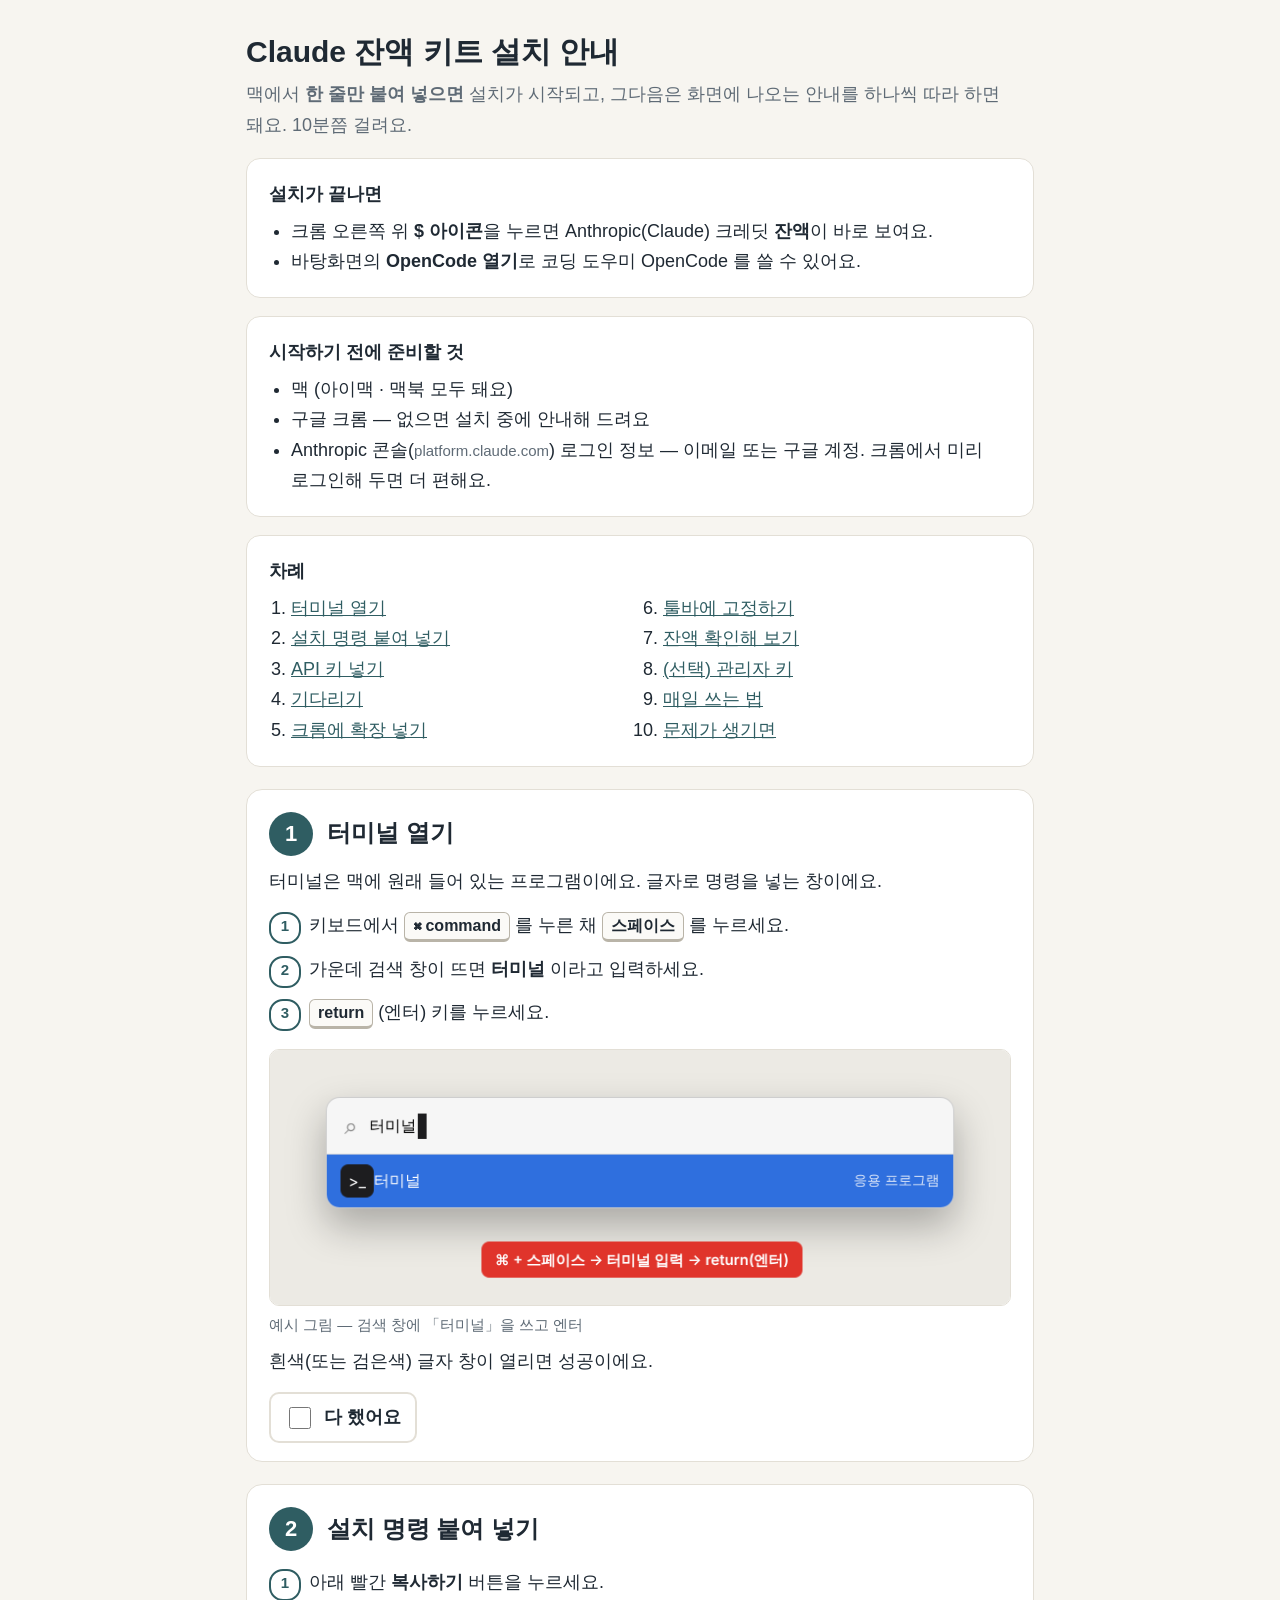
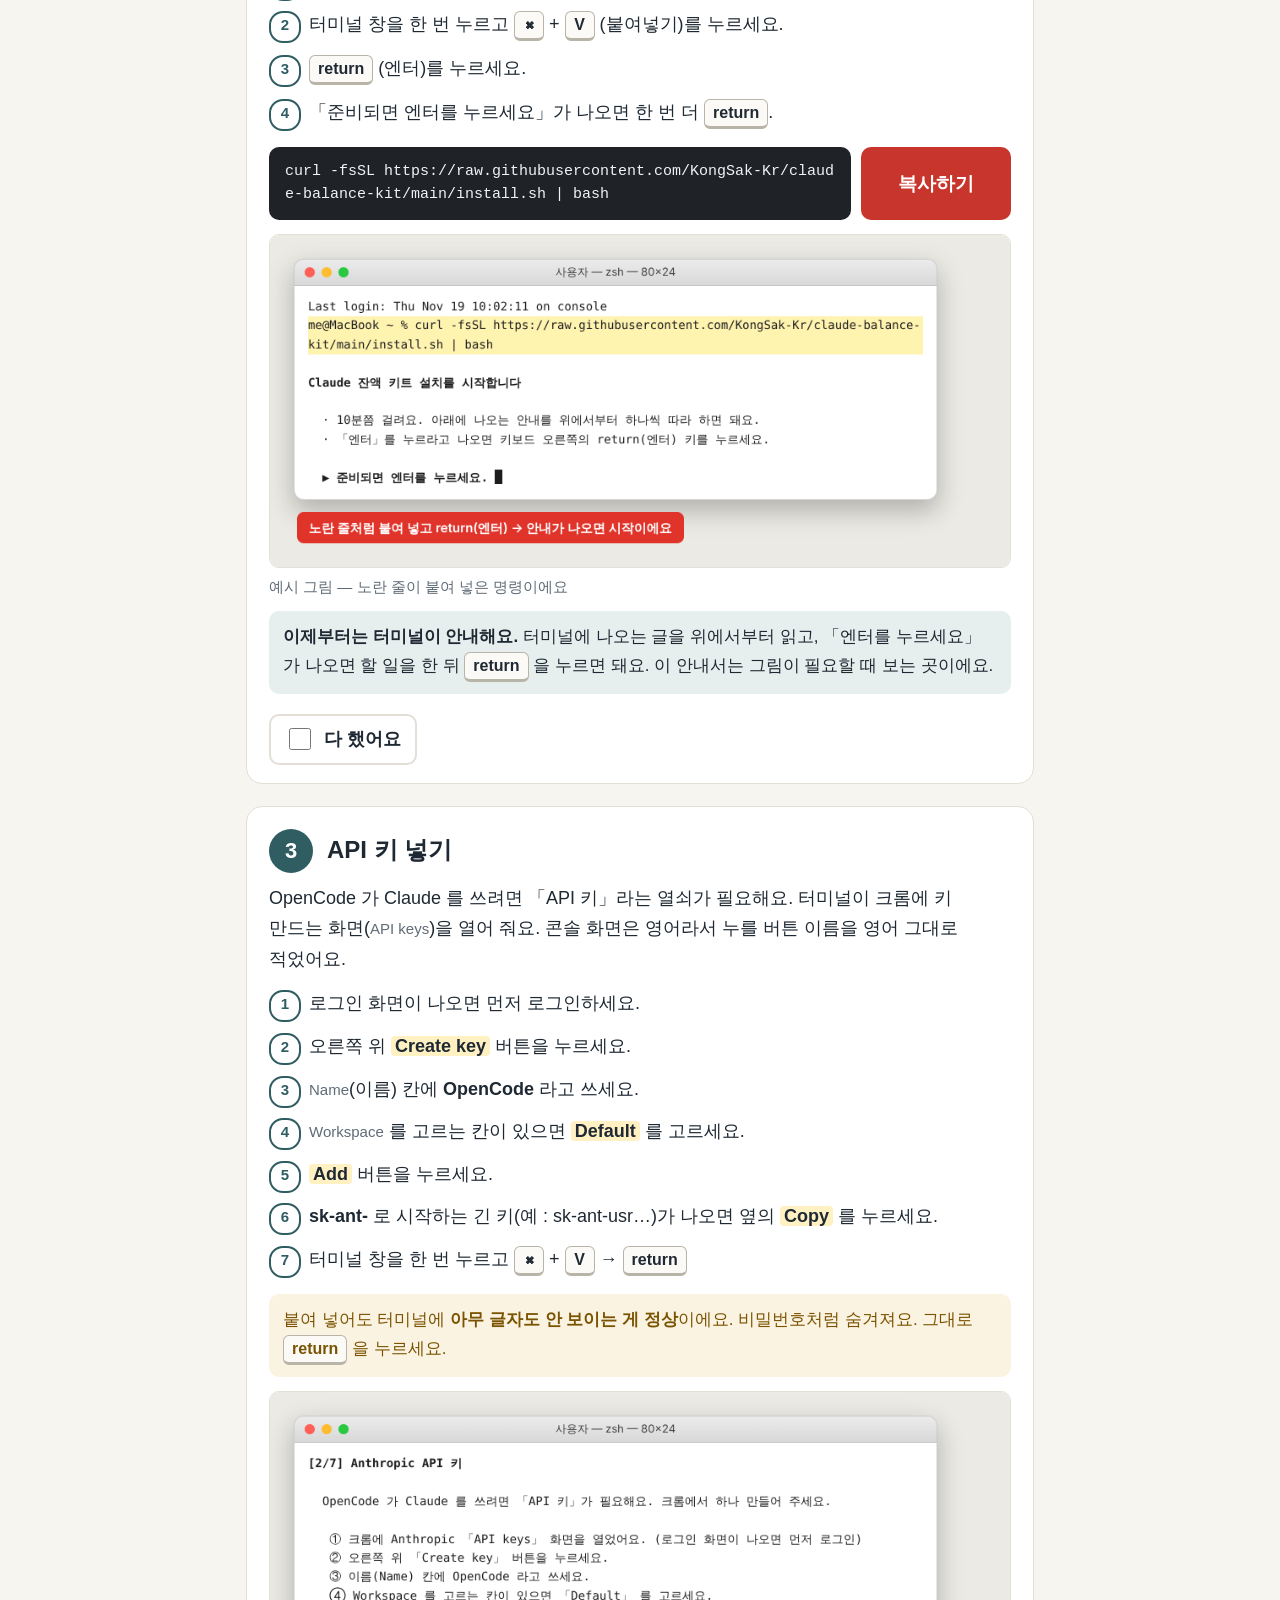
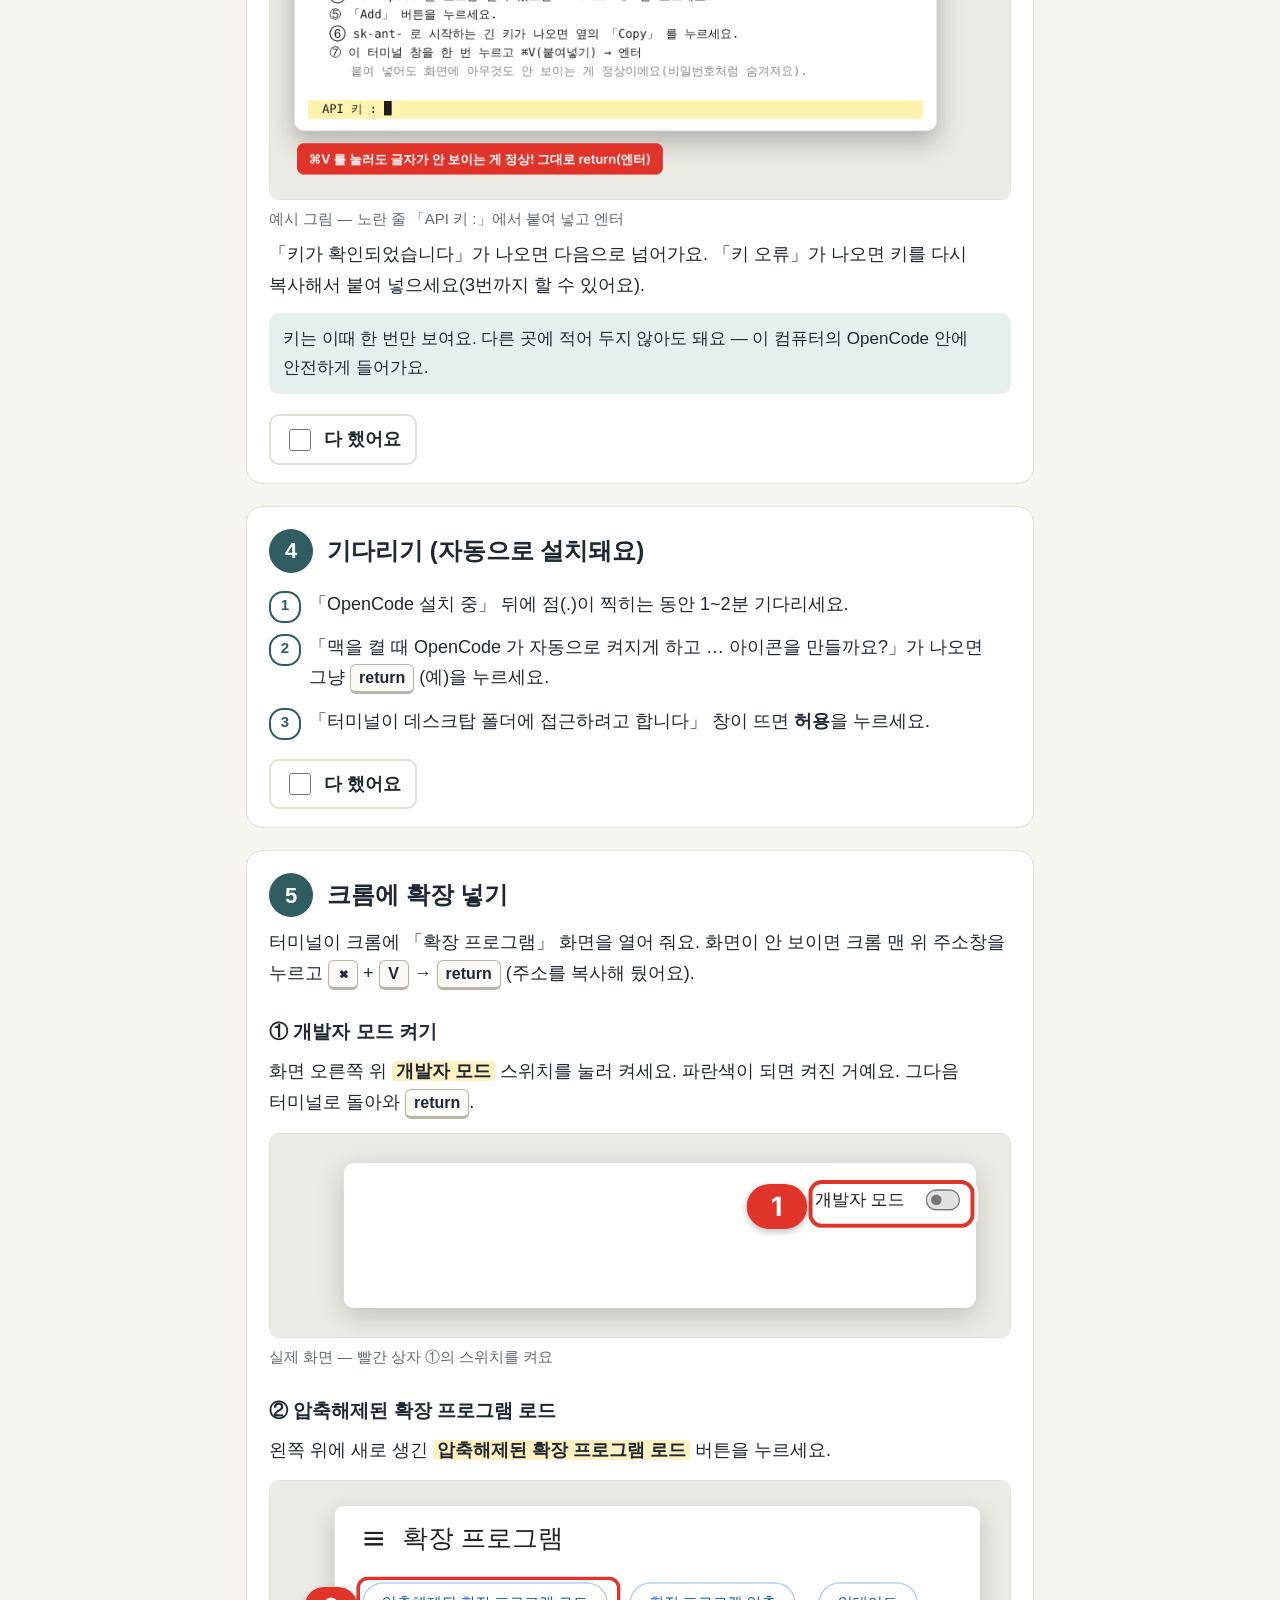
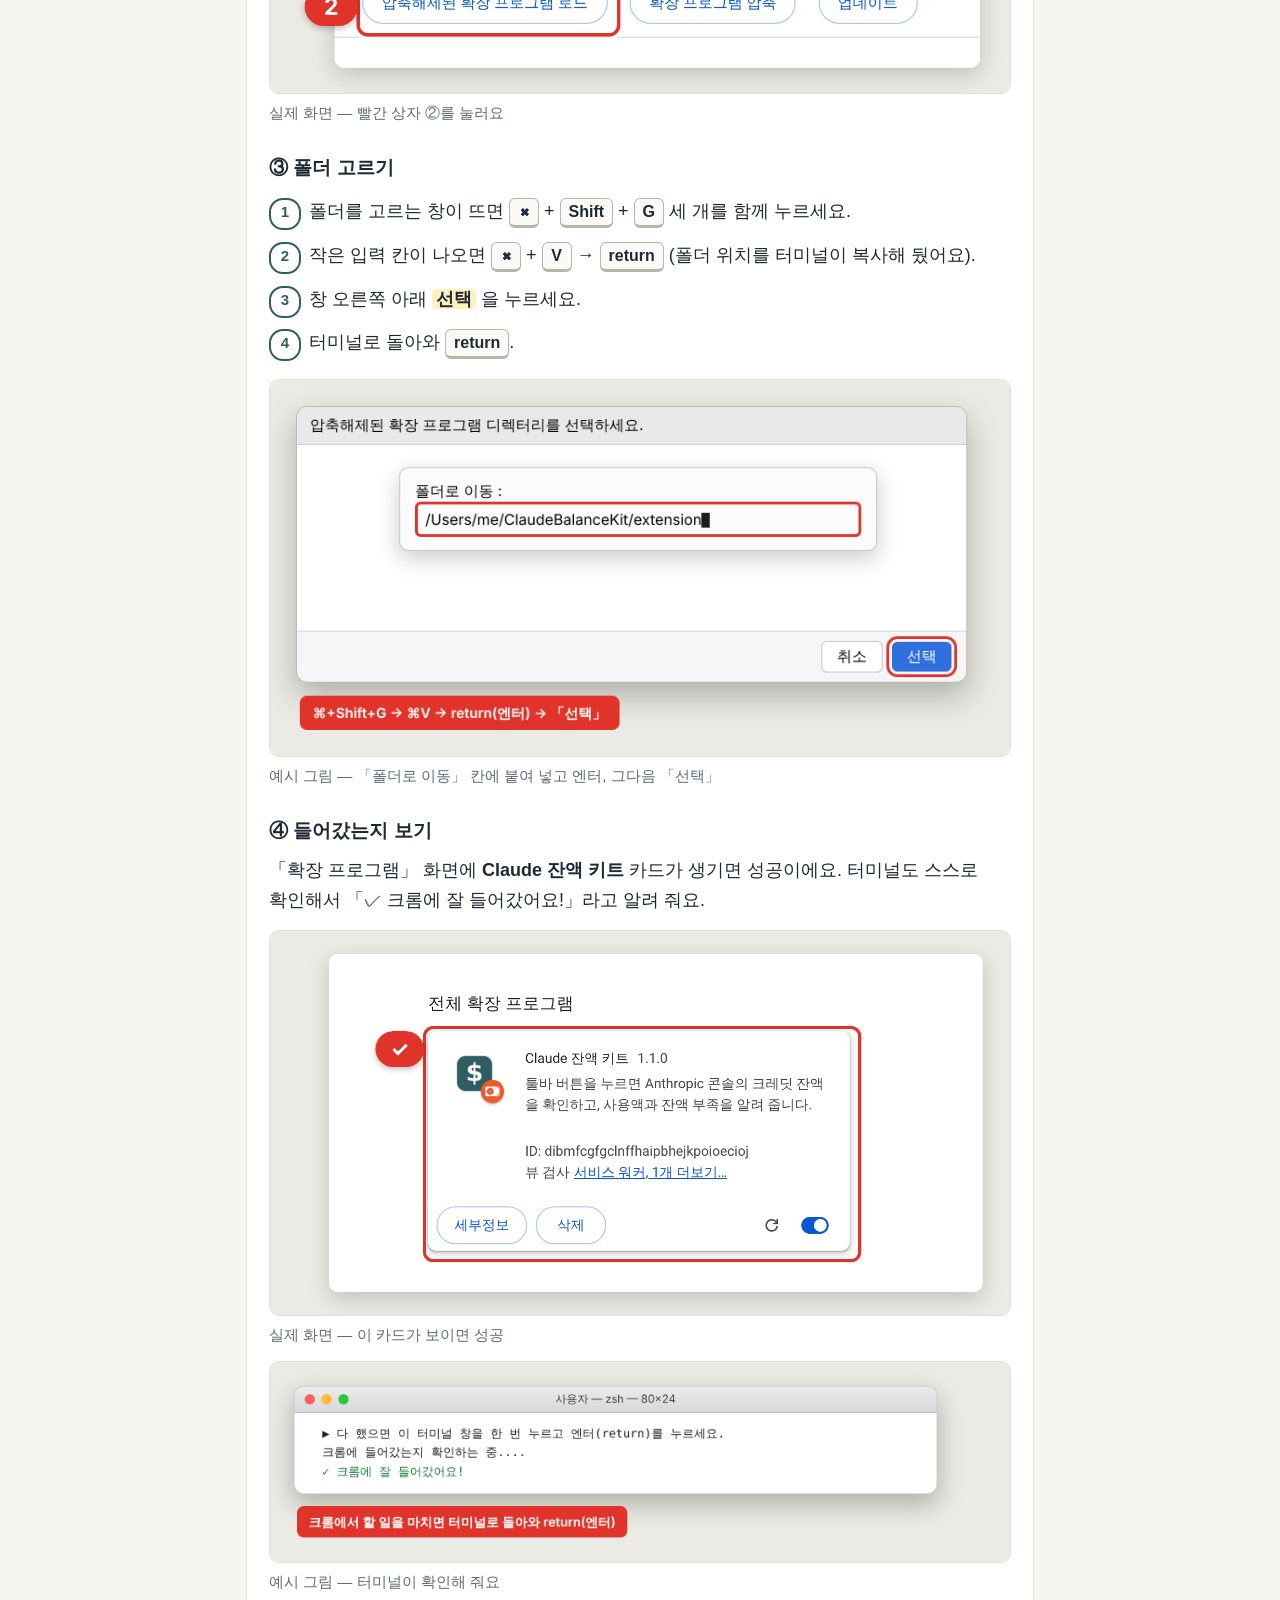
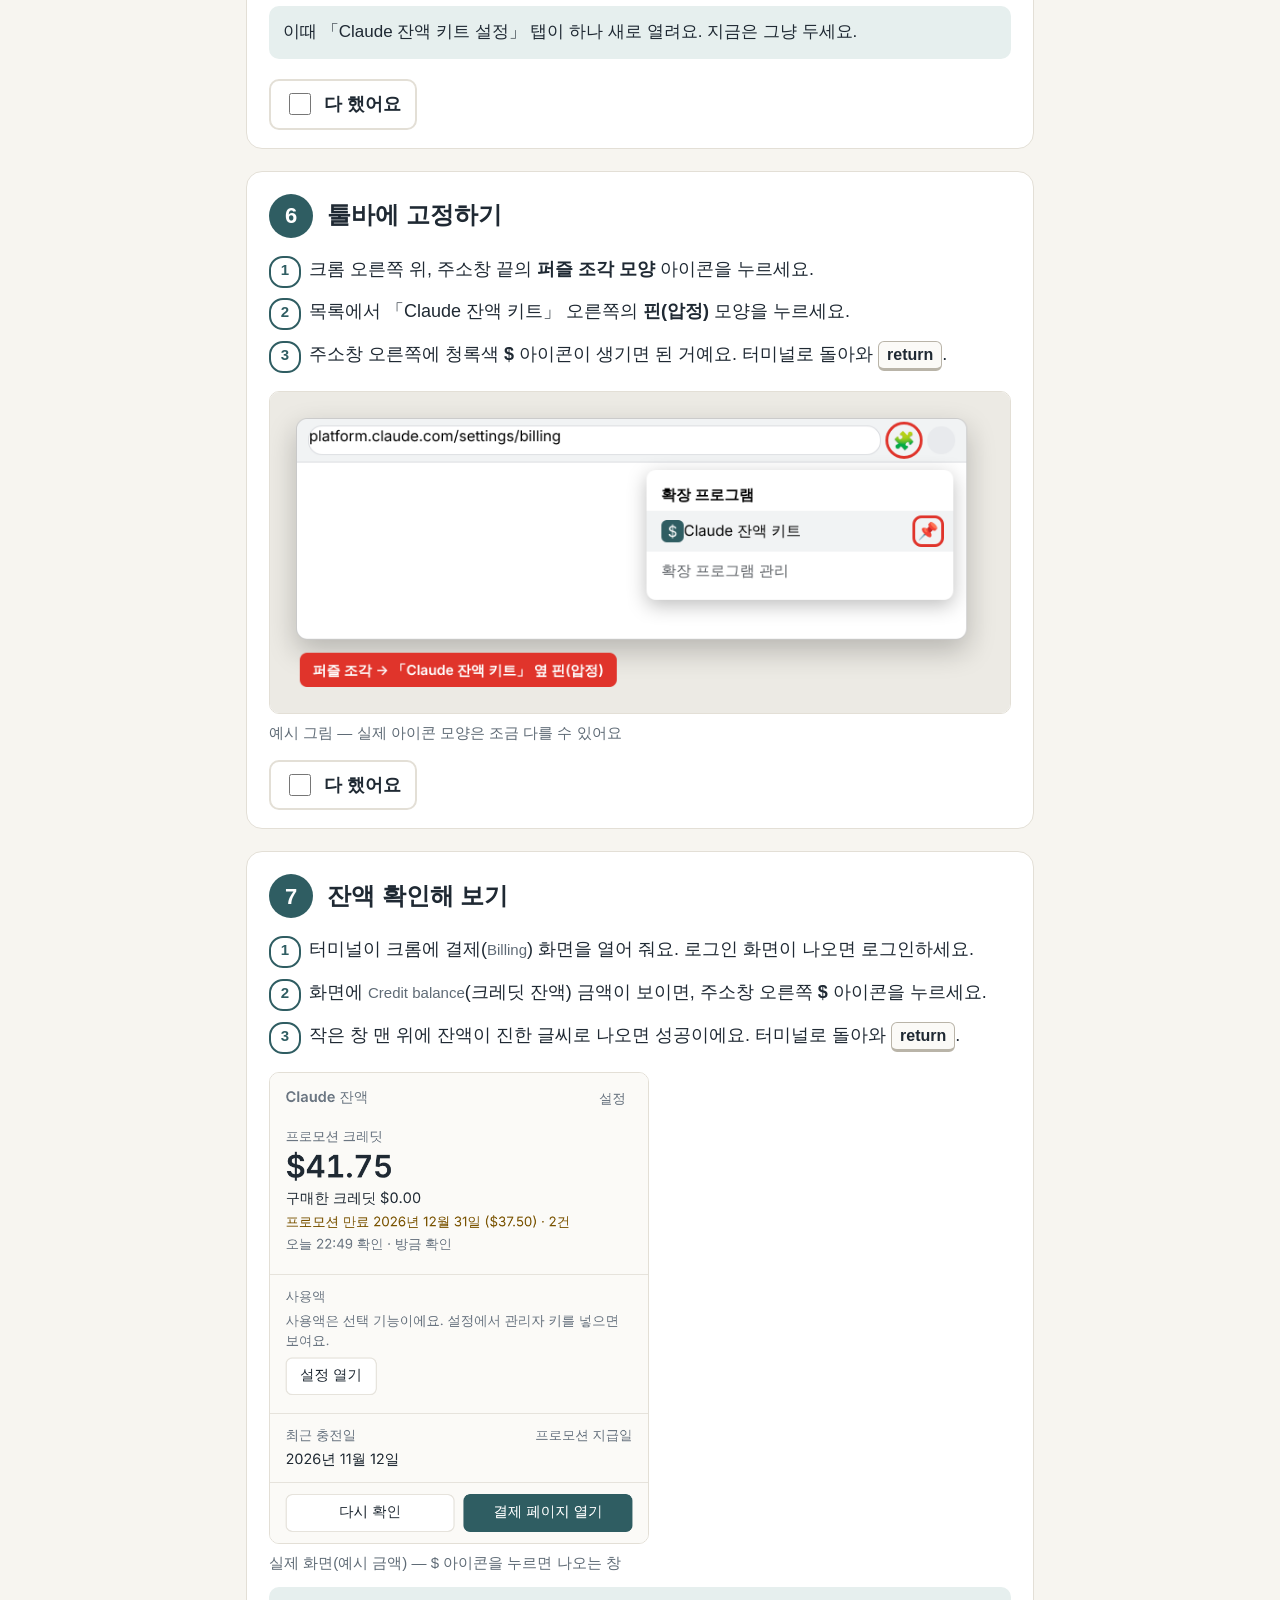
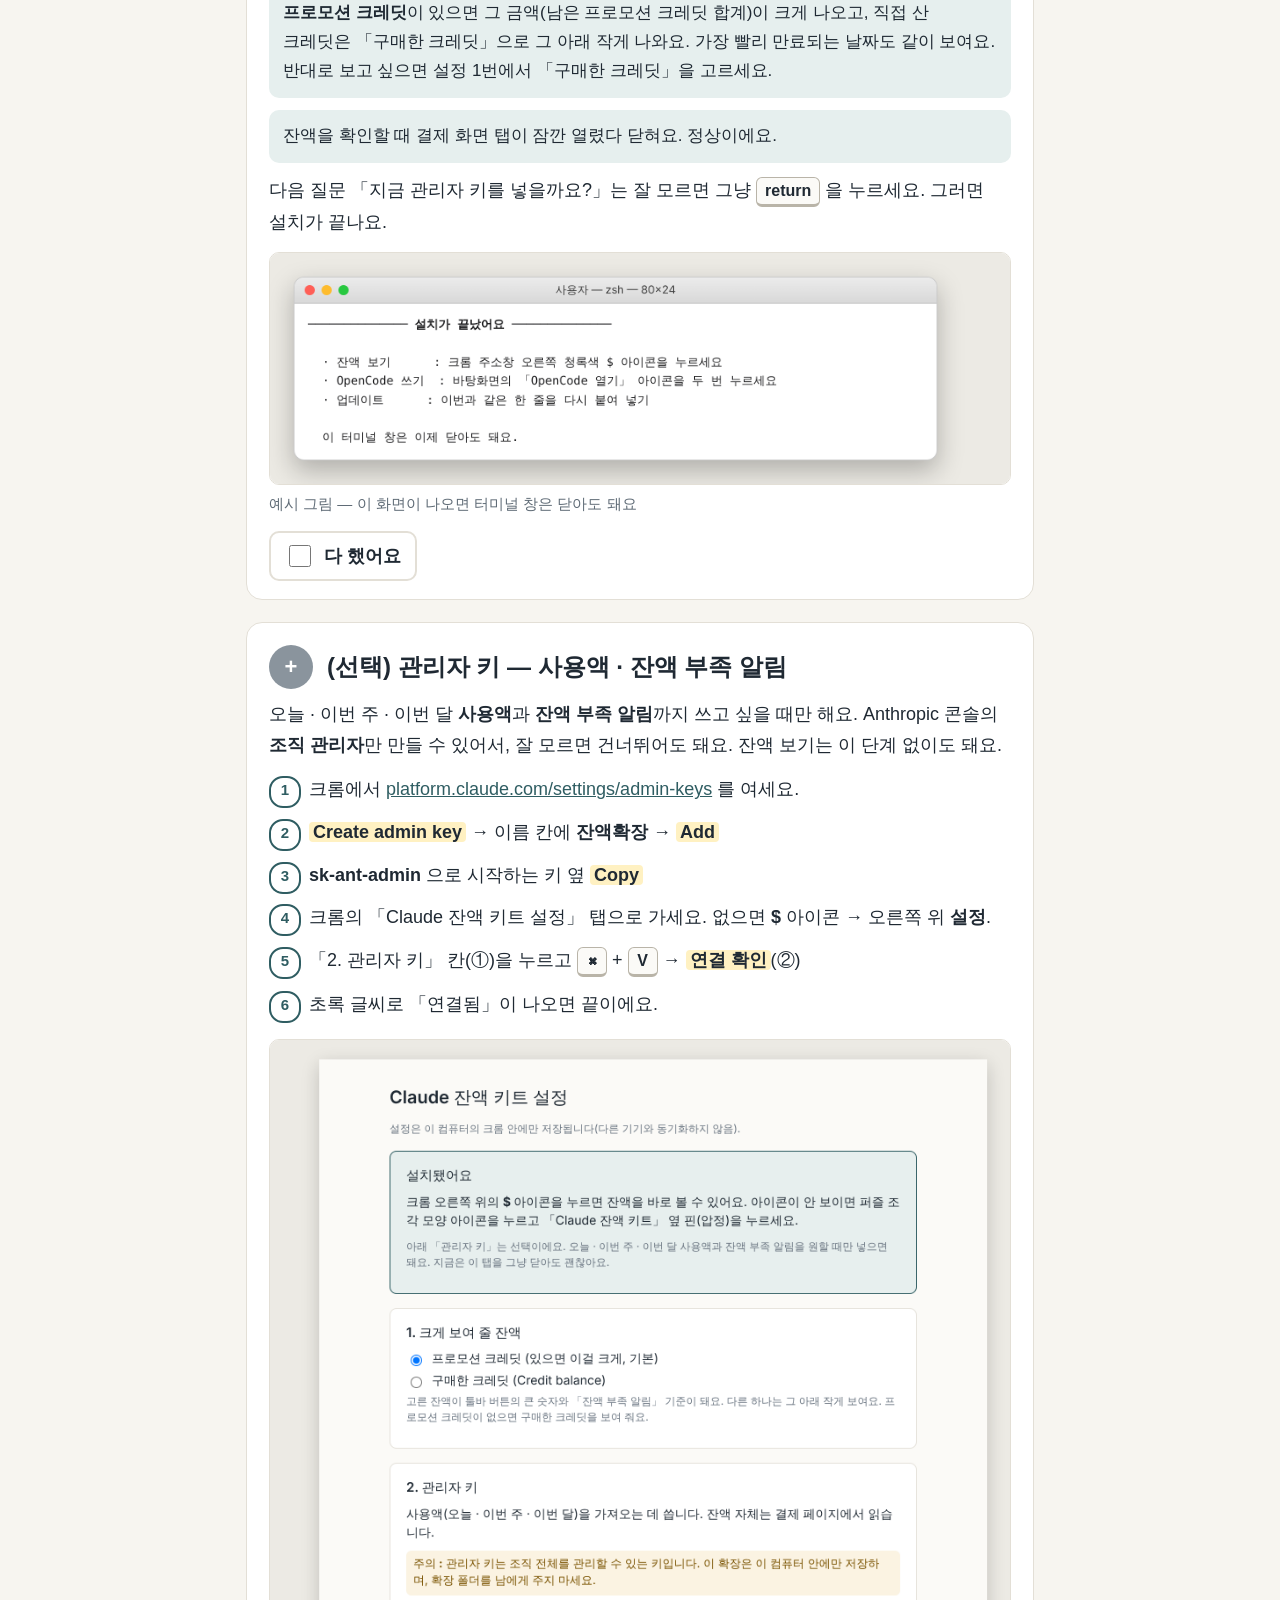
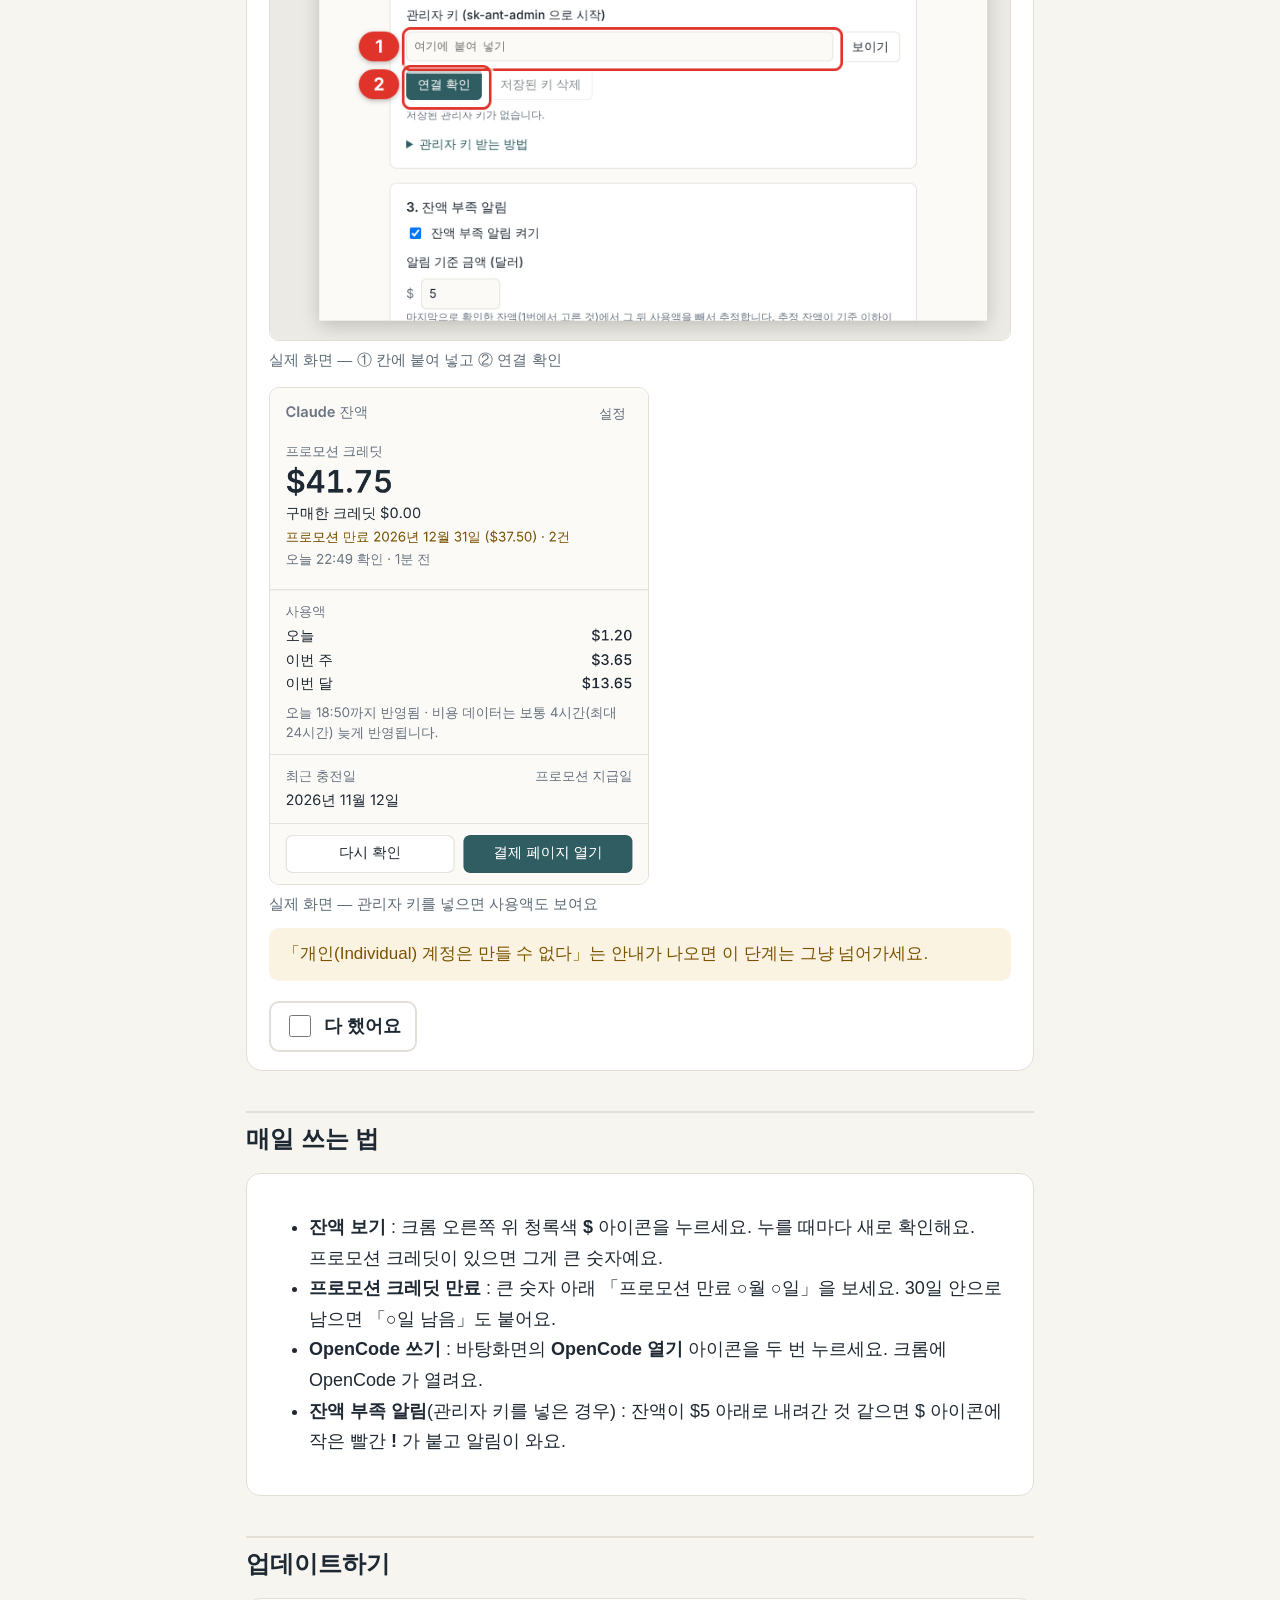
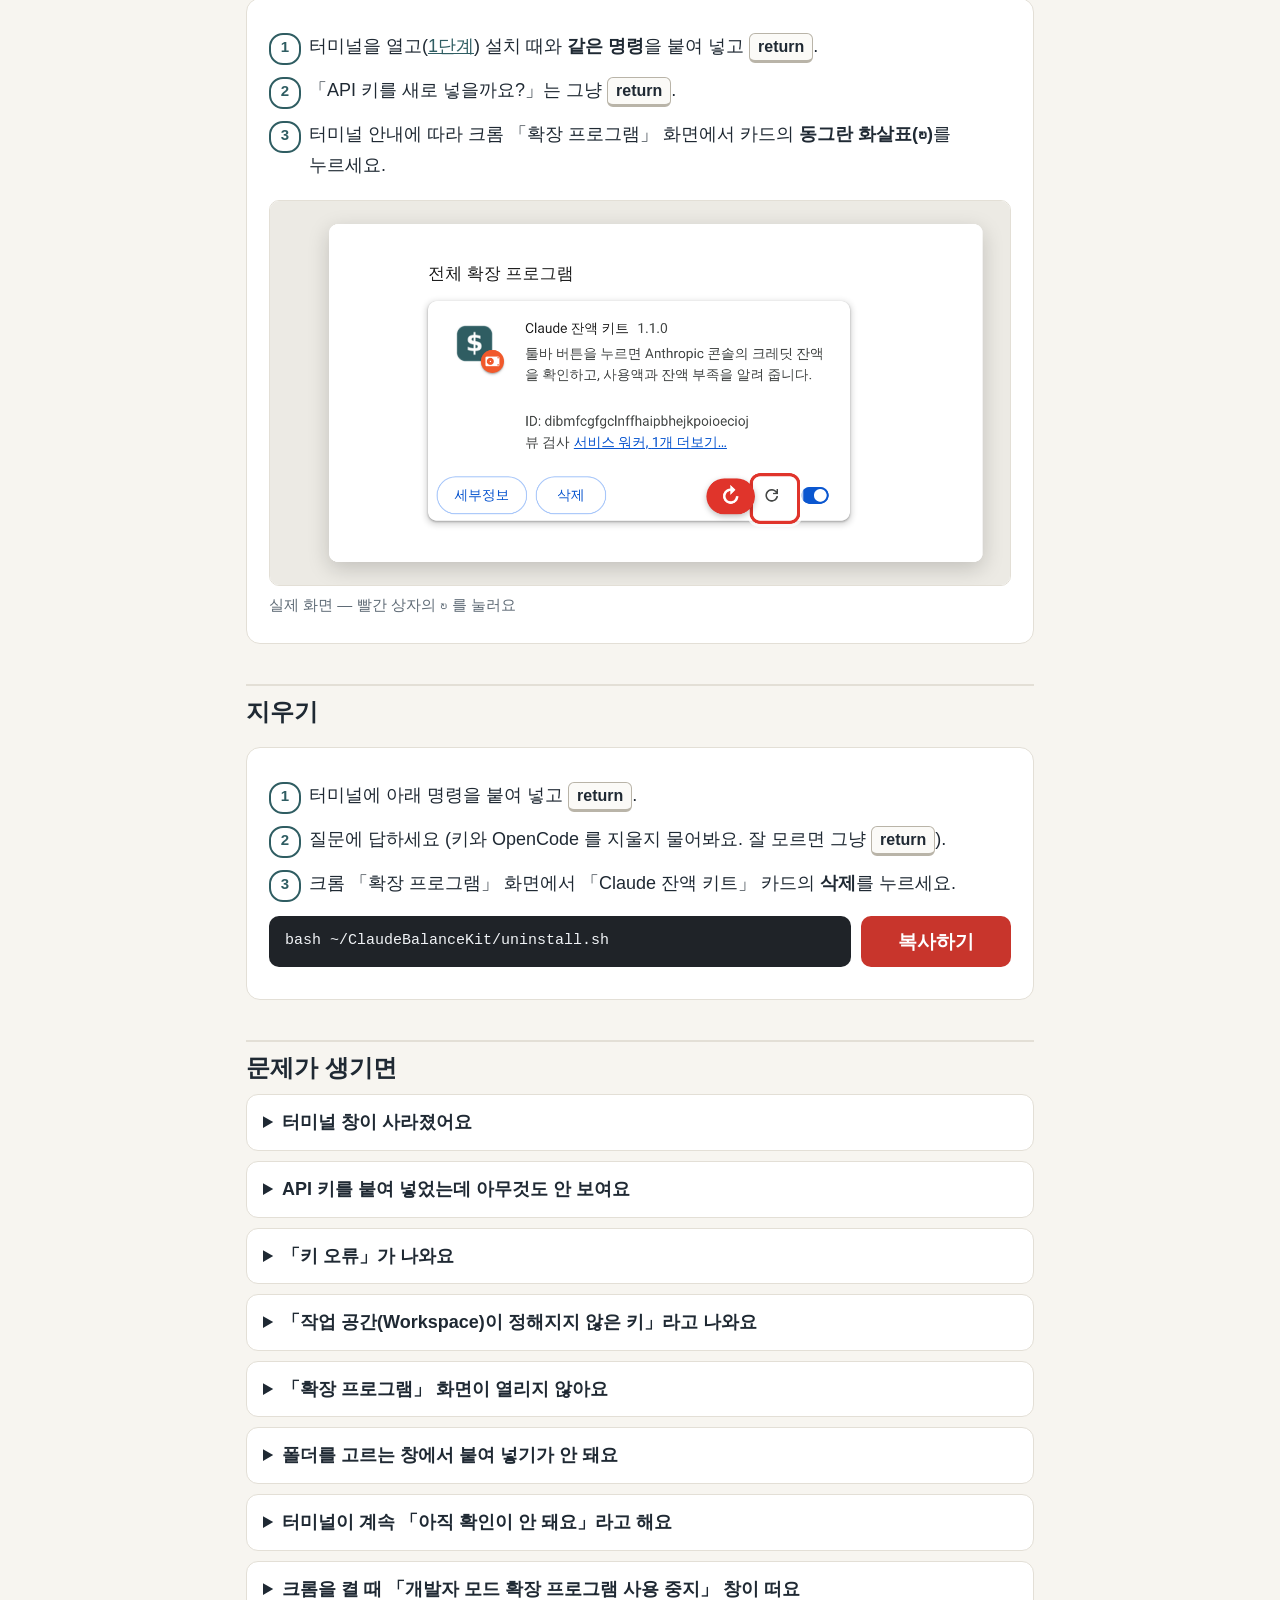
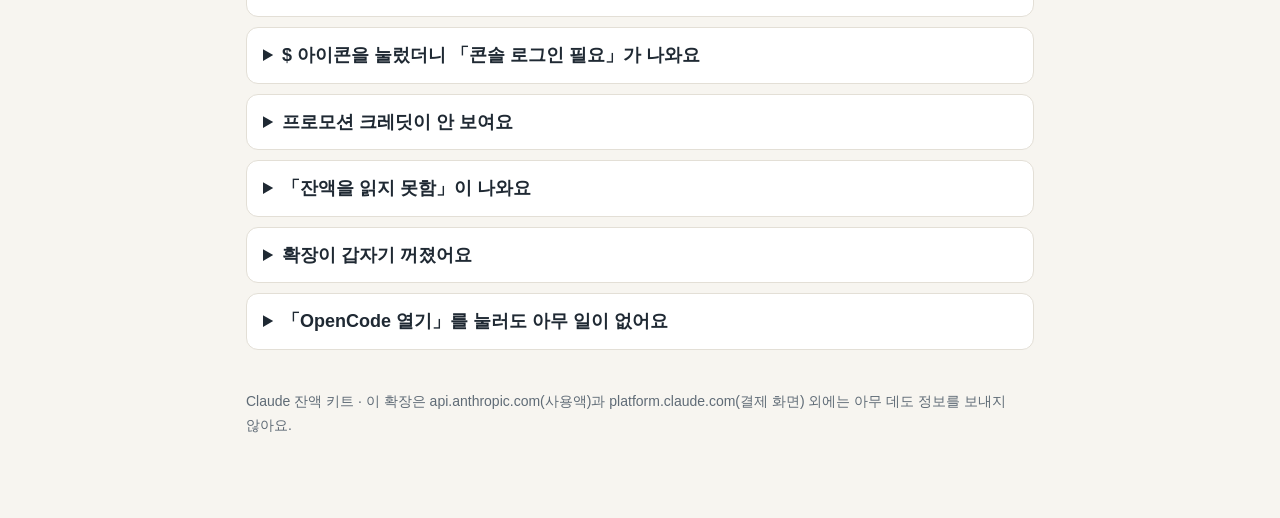
<file: index.html>
<!doctype html>
<html lang="ko">
  <head>
    <meta charset="utf-8" />
    <meta name="viewport" content="width=device-width, initial-scale=1" />
    <title>Claude 잔액 키트</title>
    <meta http-equiv="refresh" content="0; url=manual/" />
  </head>
  <body>
    <p><a href="manual/">설치 안내서로 이동</a></p>
  </body>
</html>
</file>
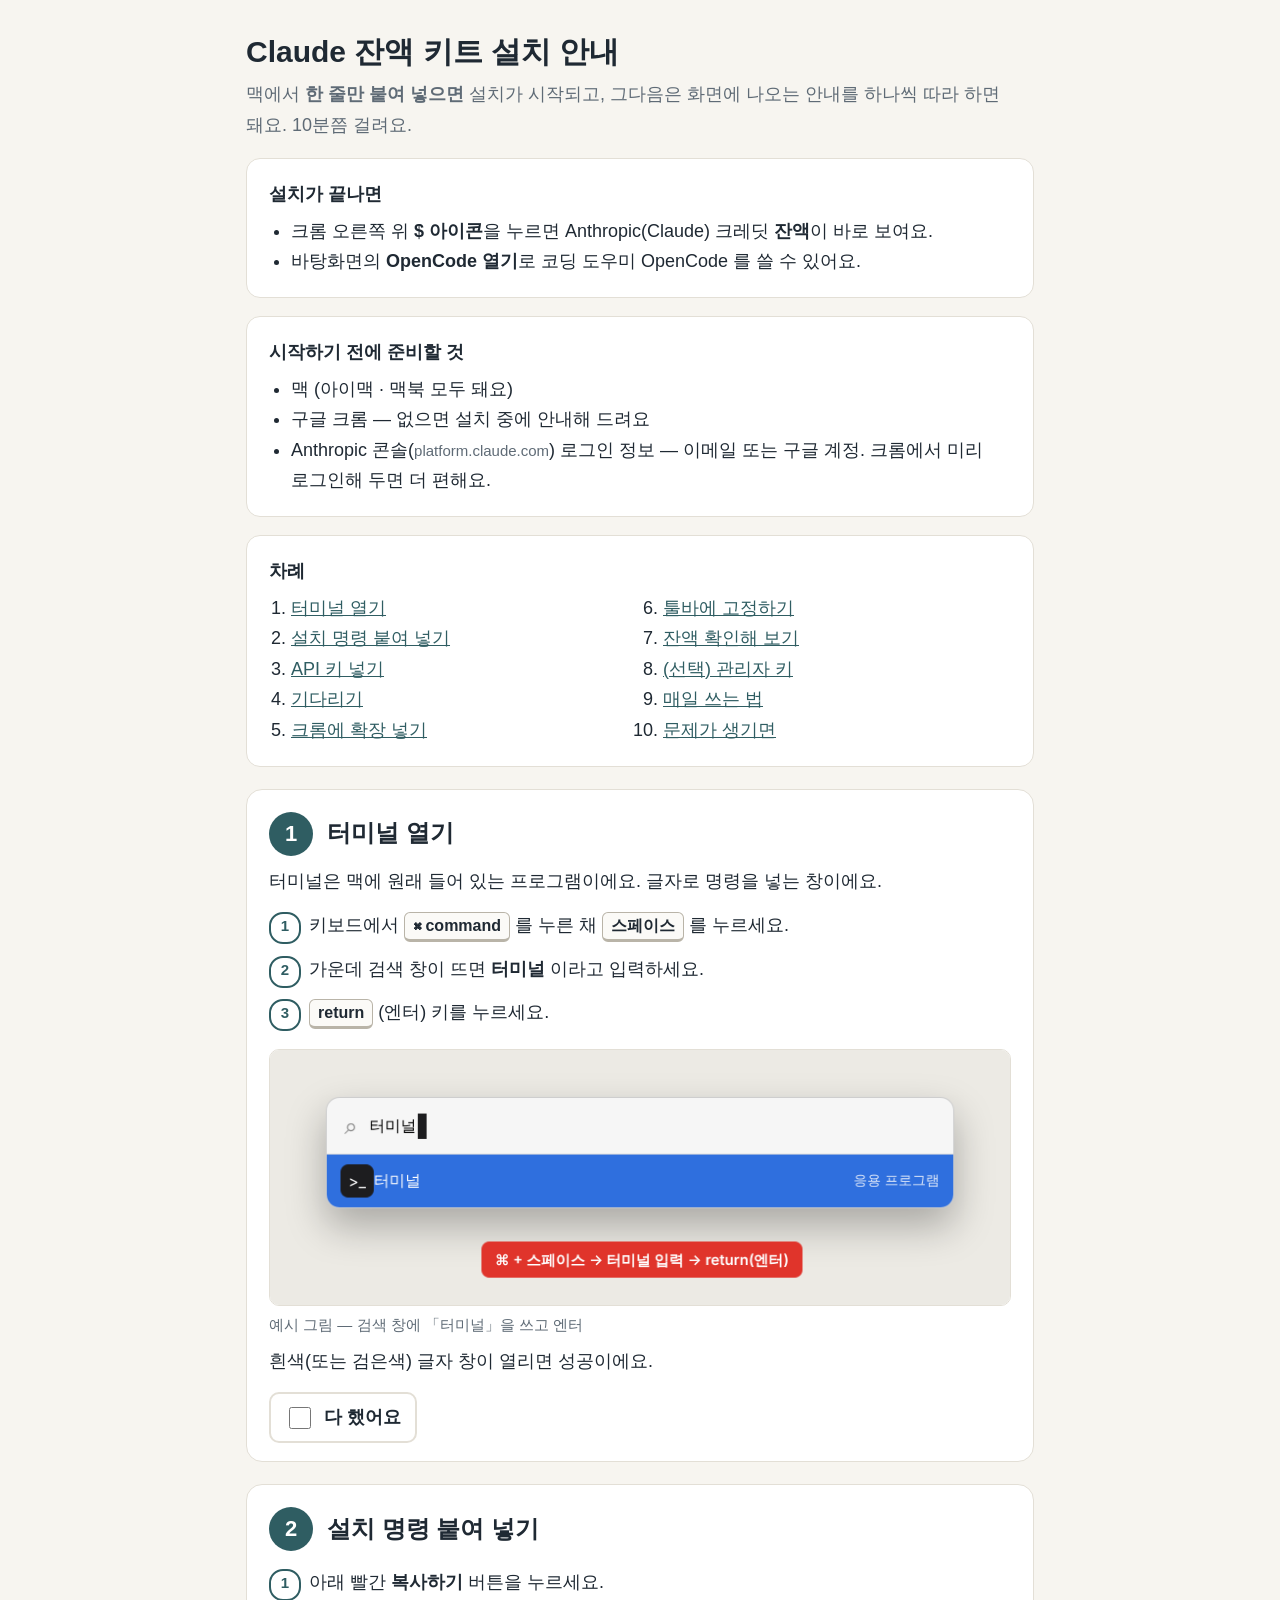
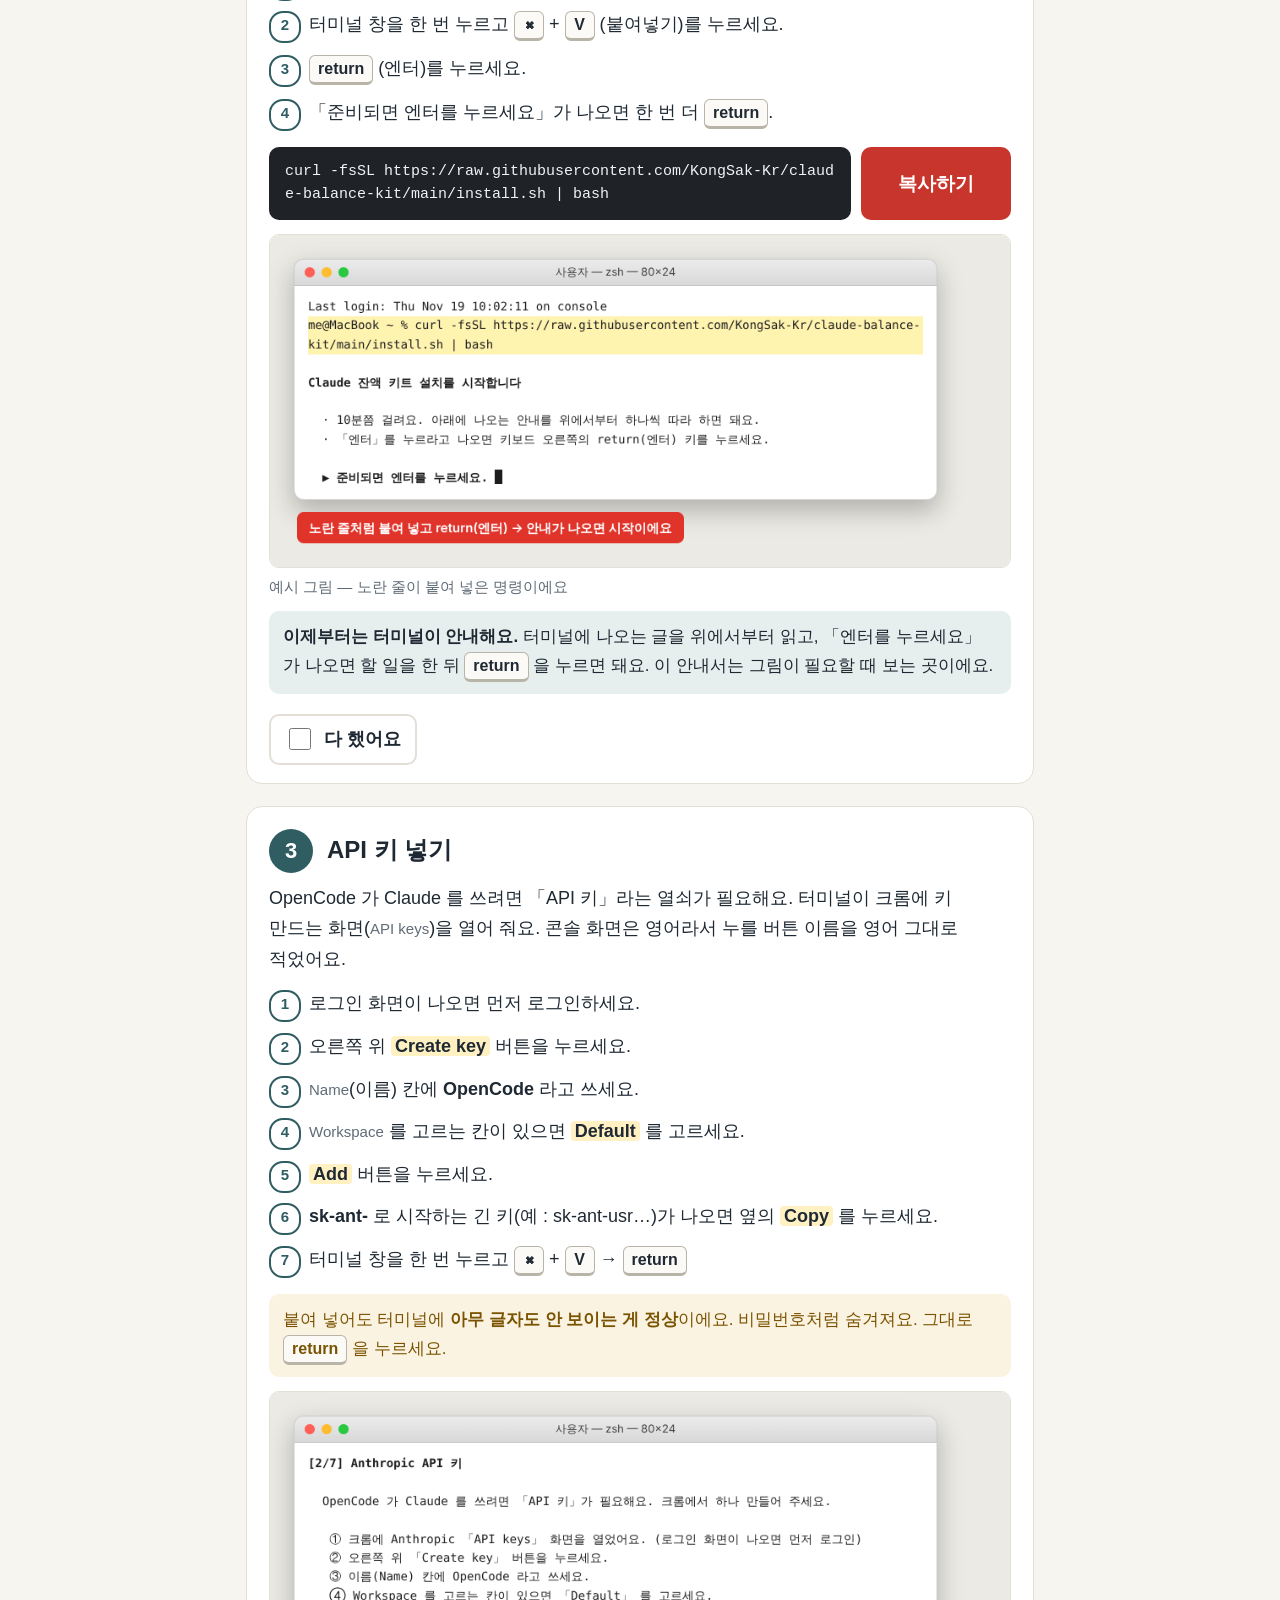
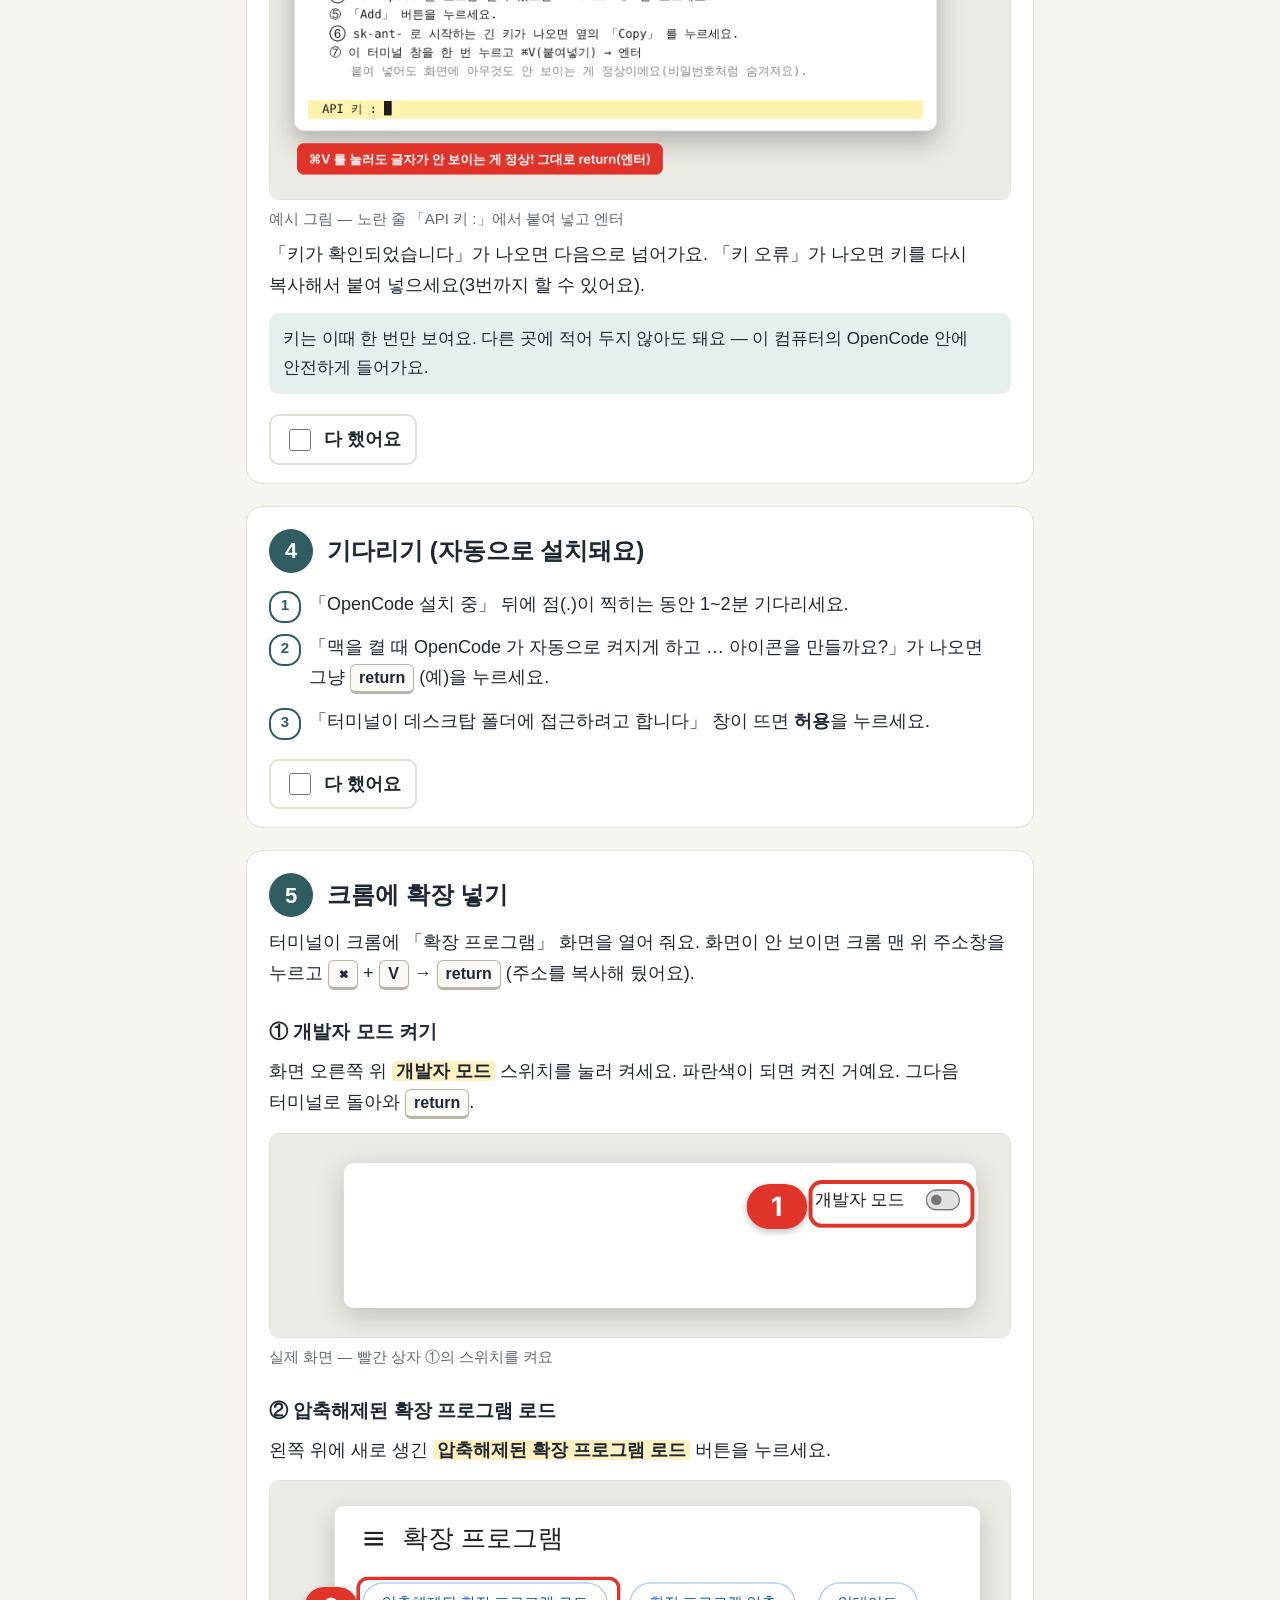
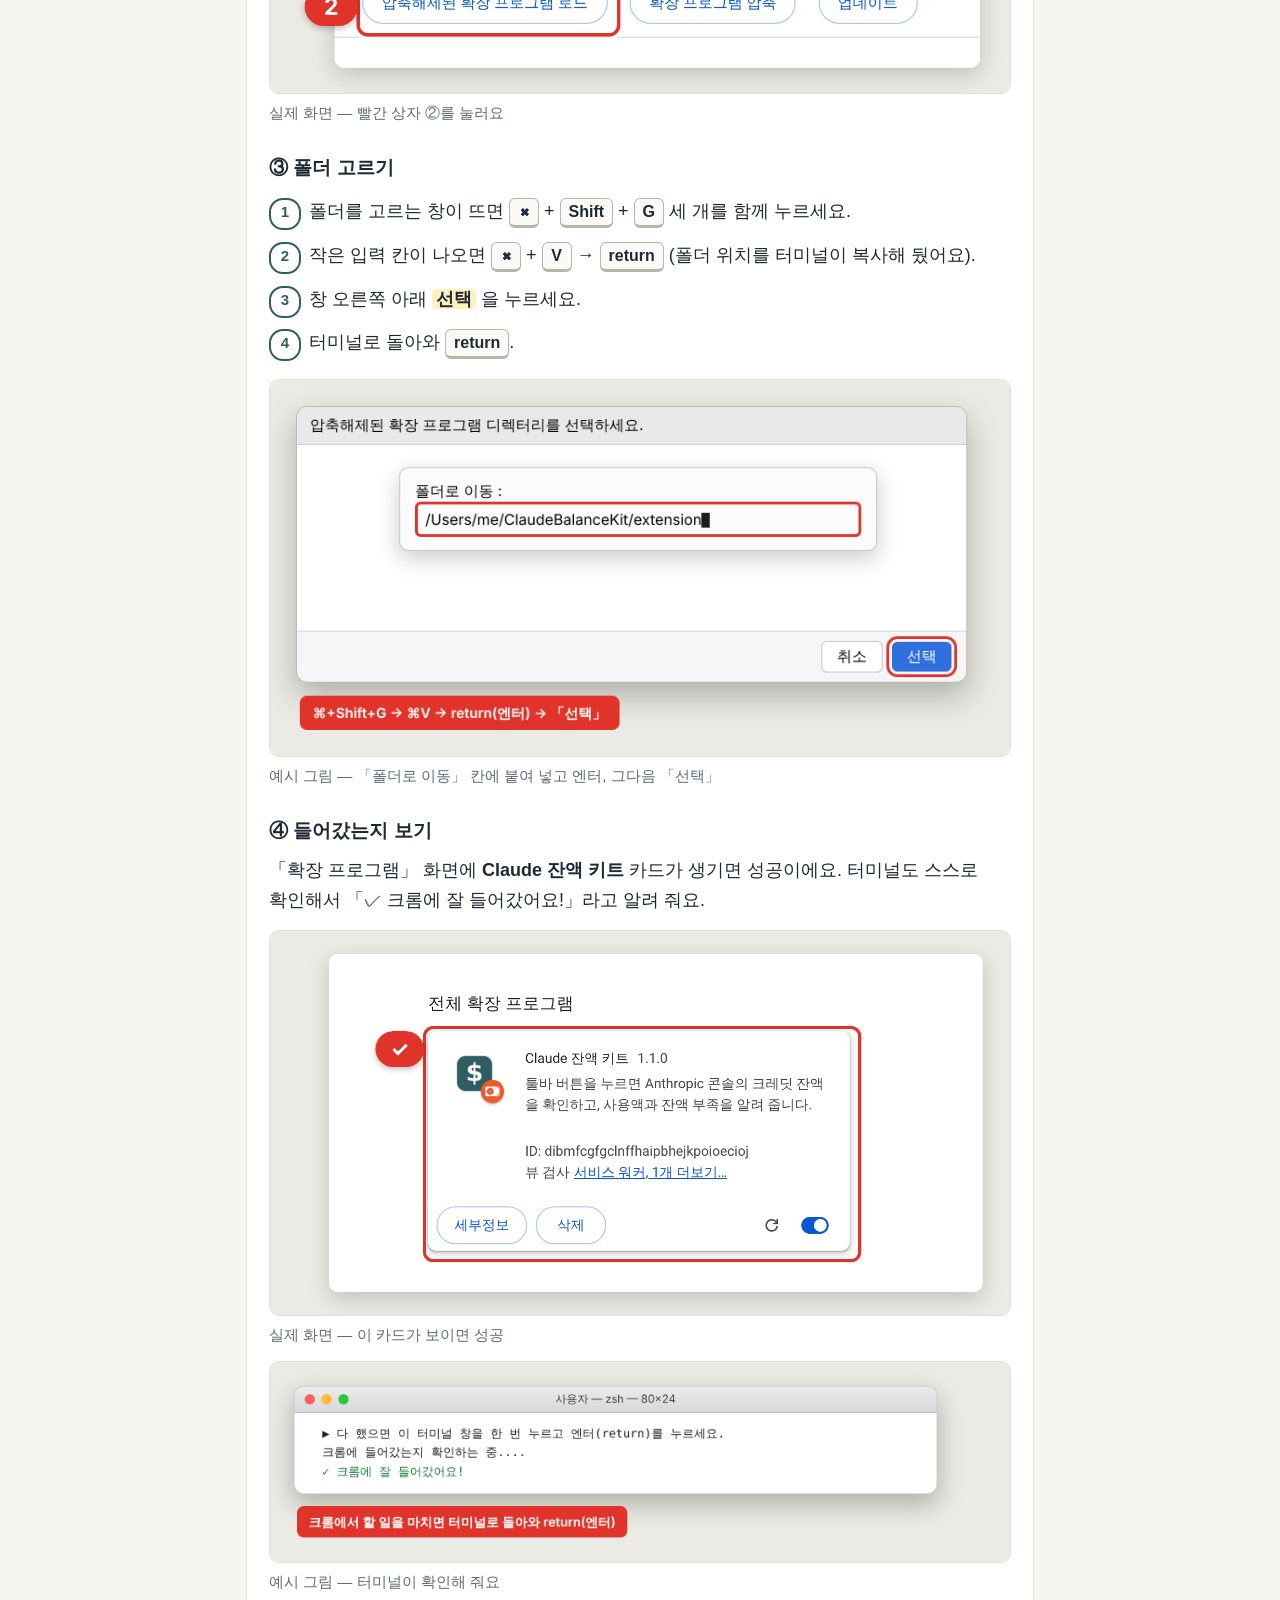
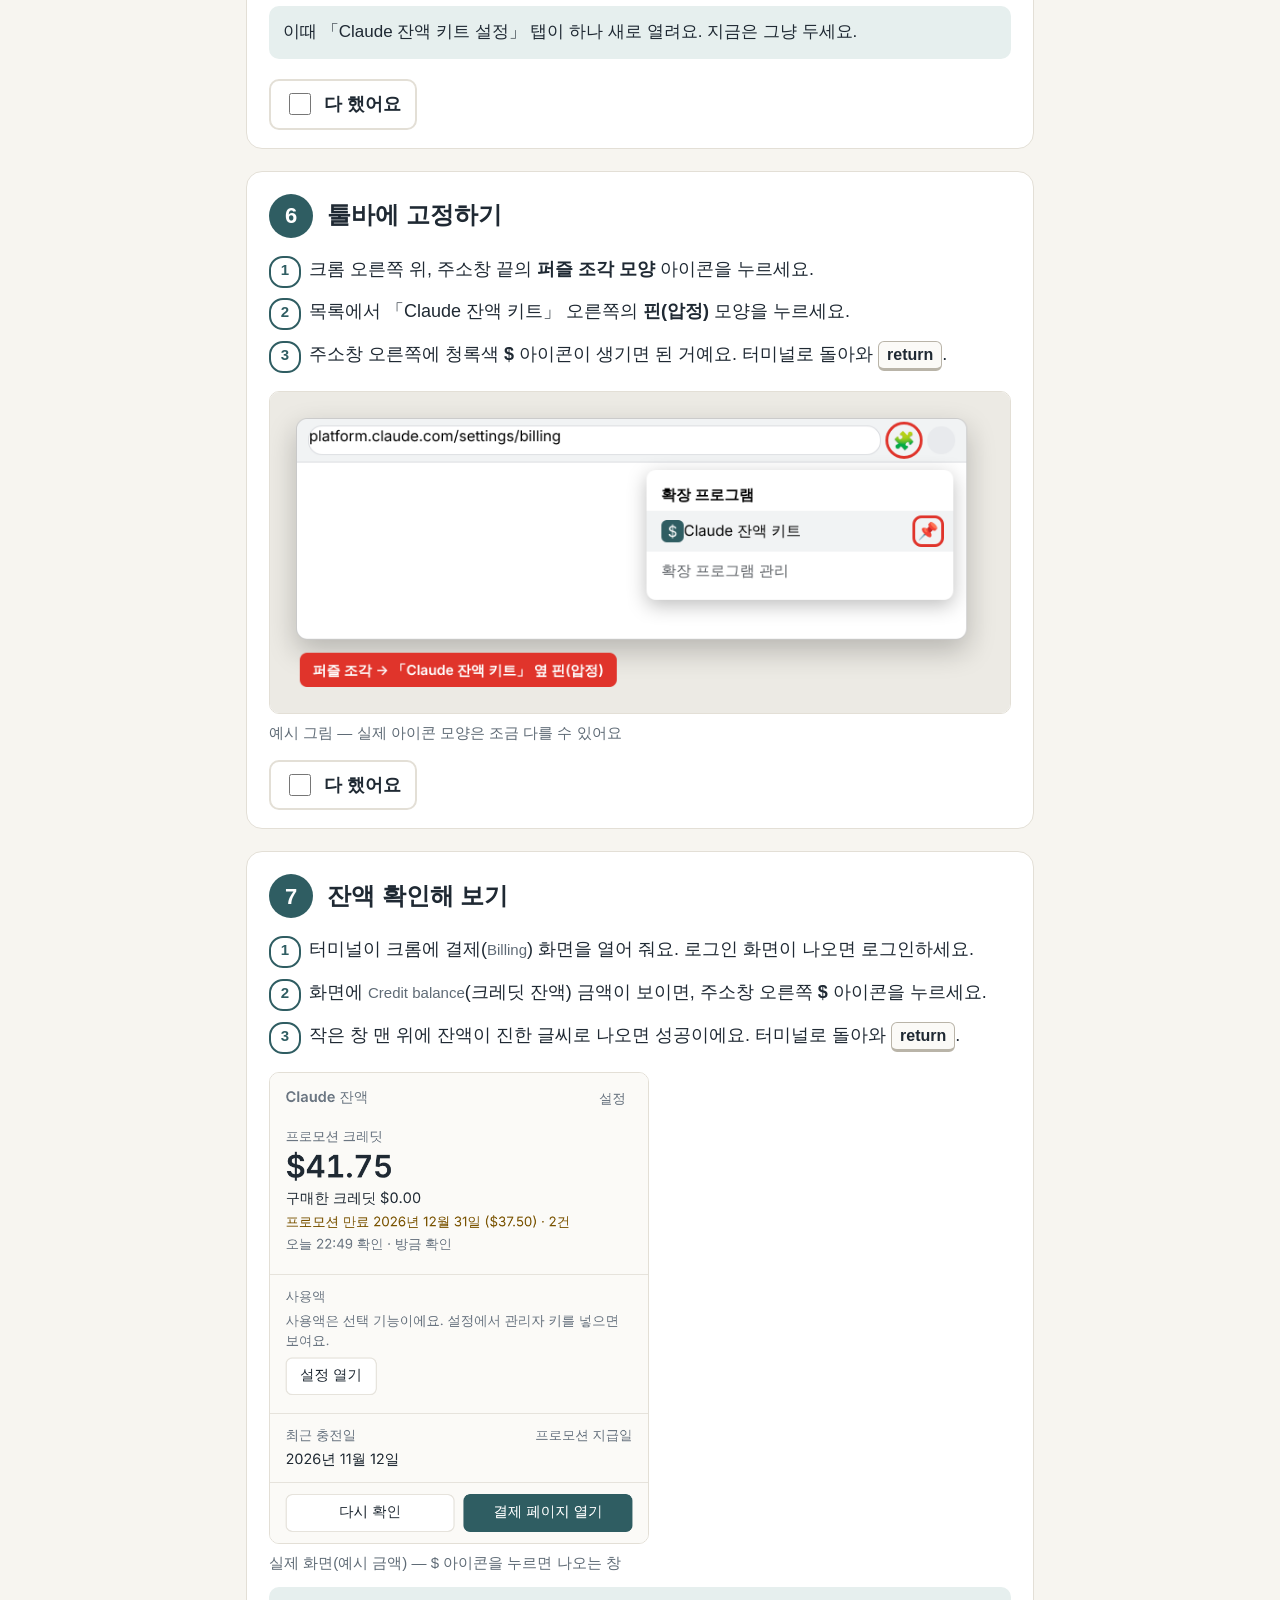
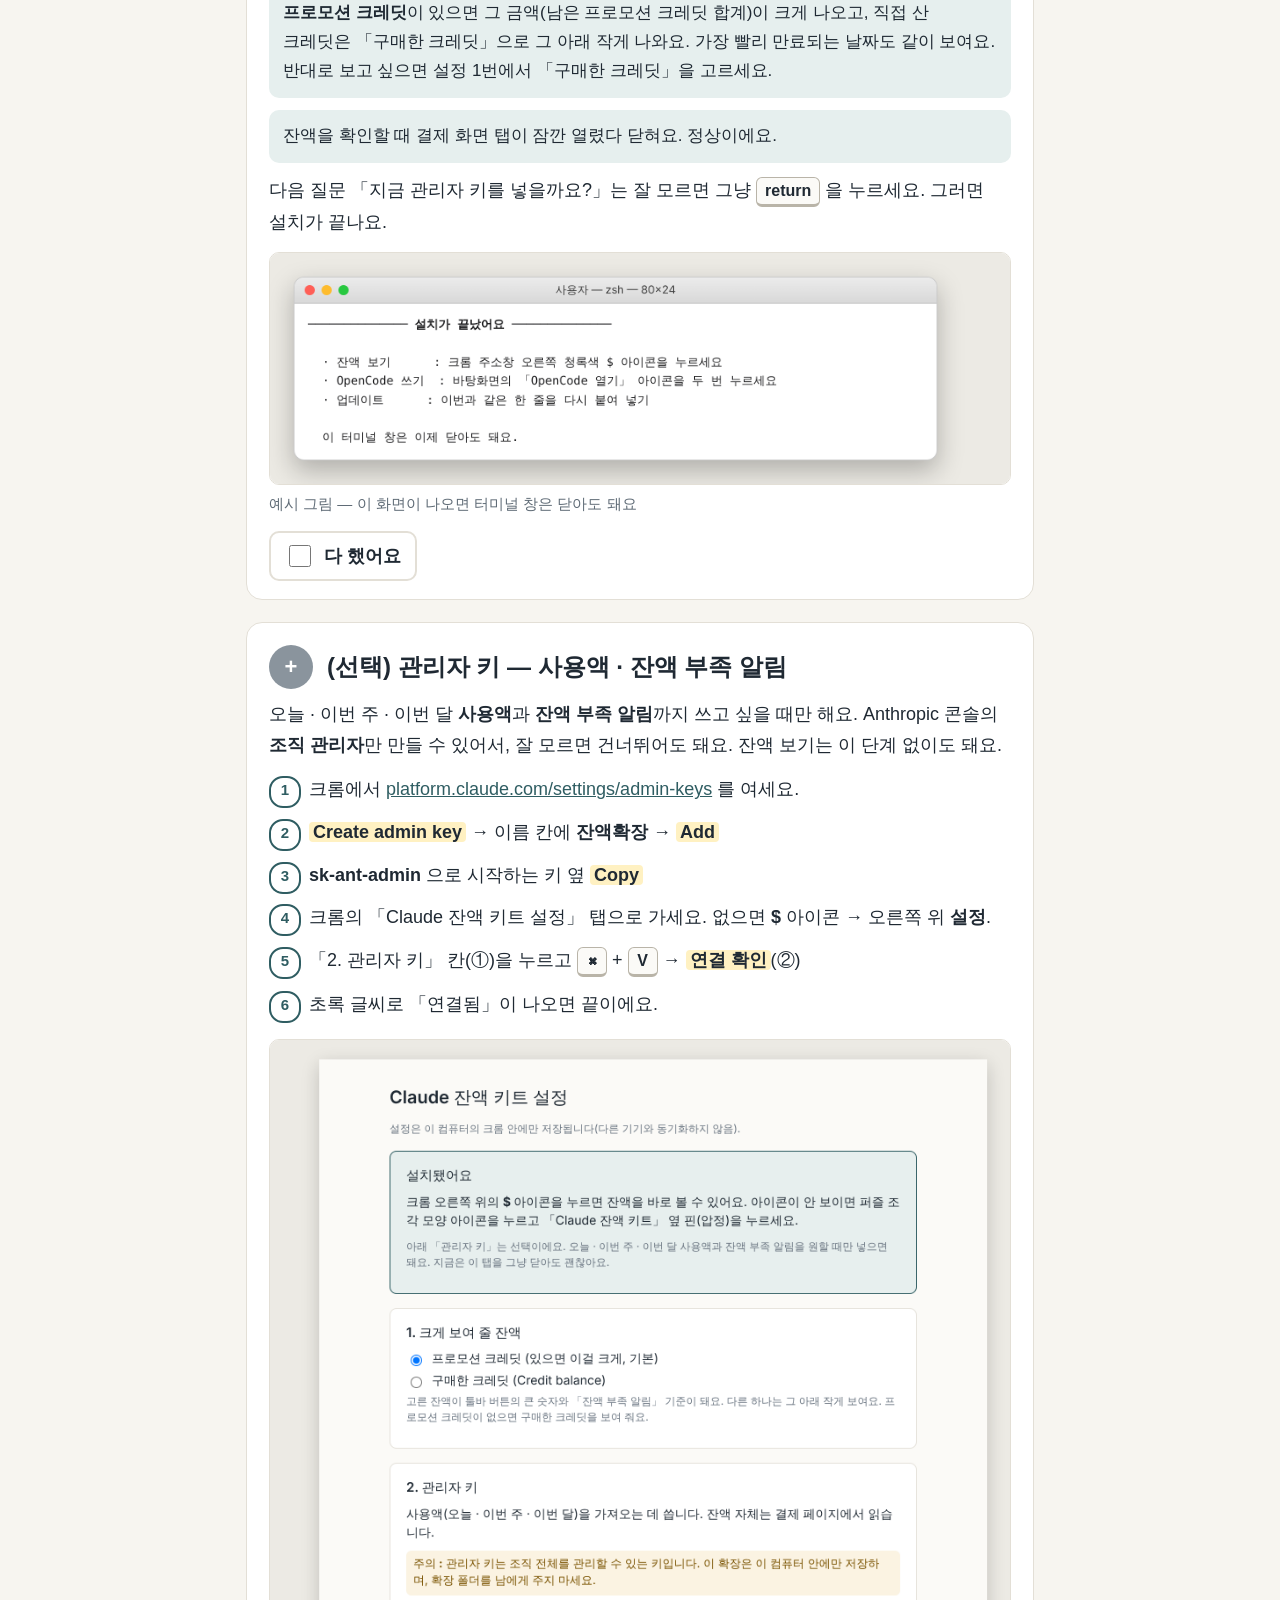
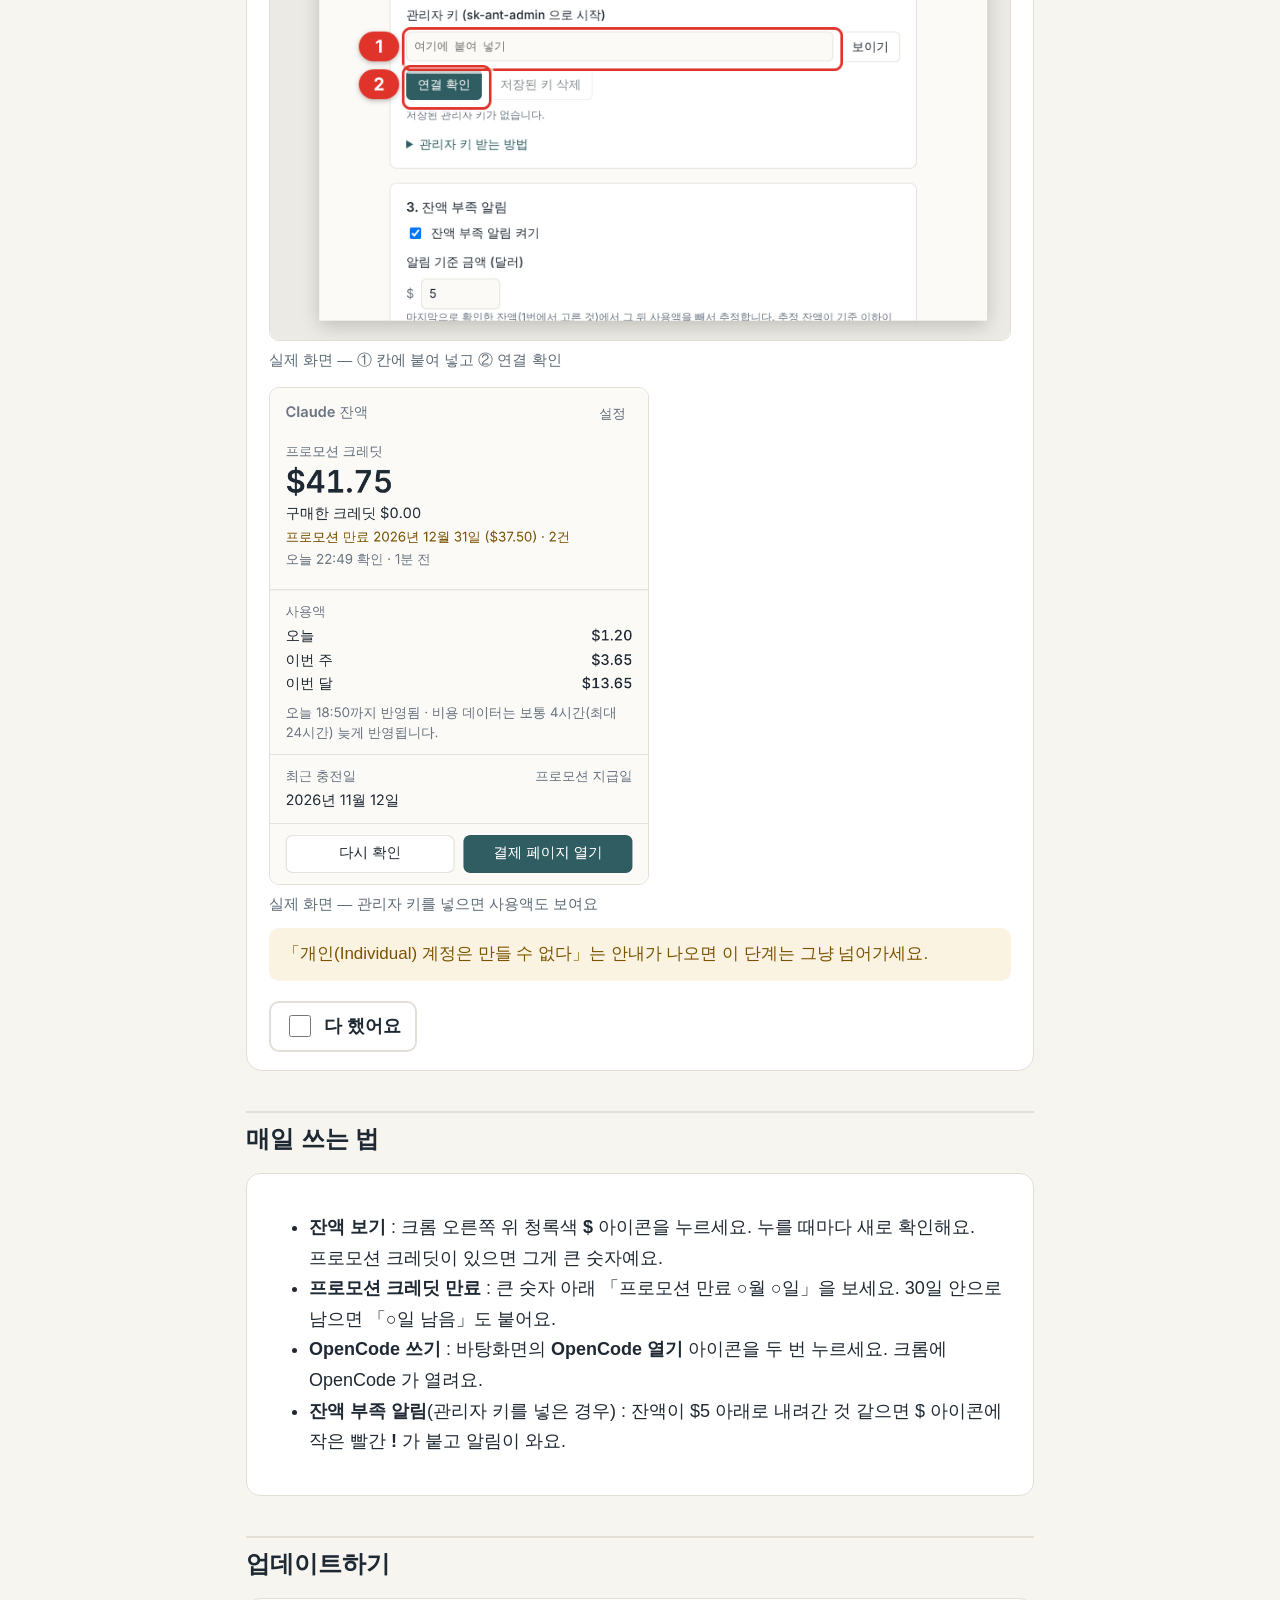
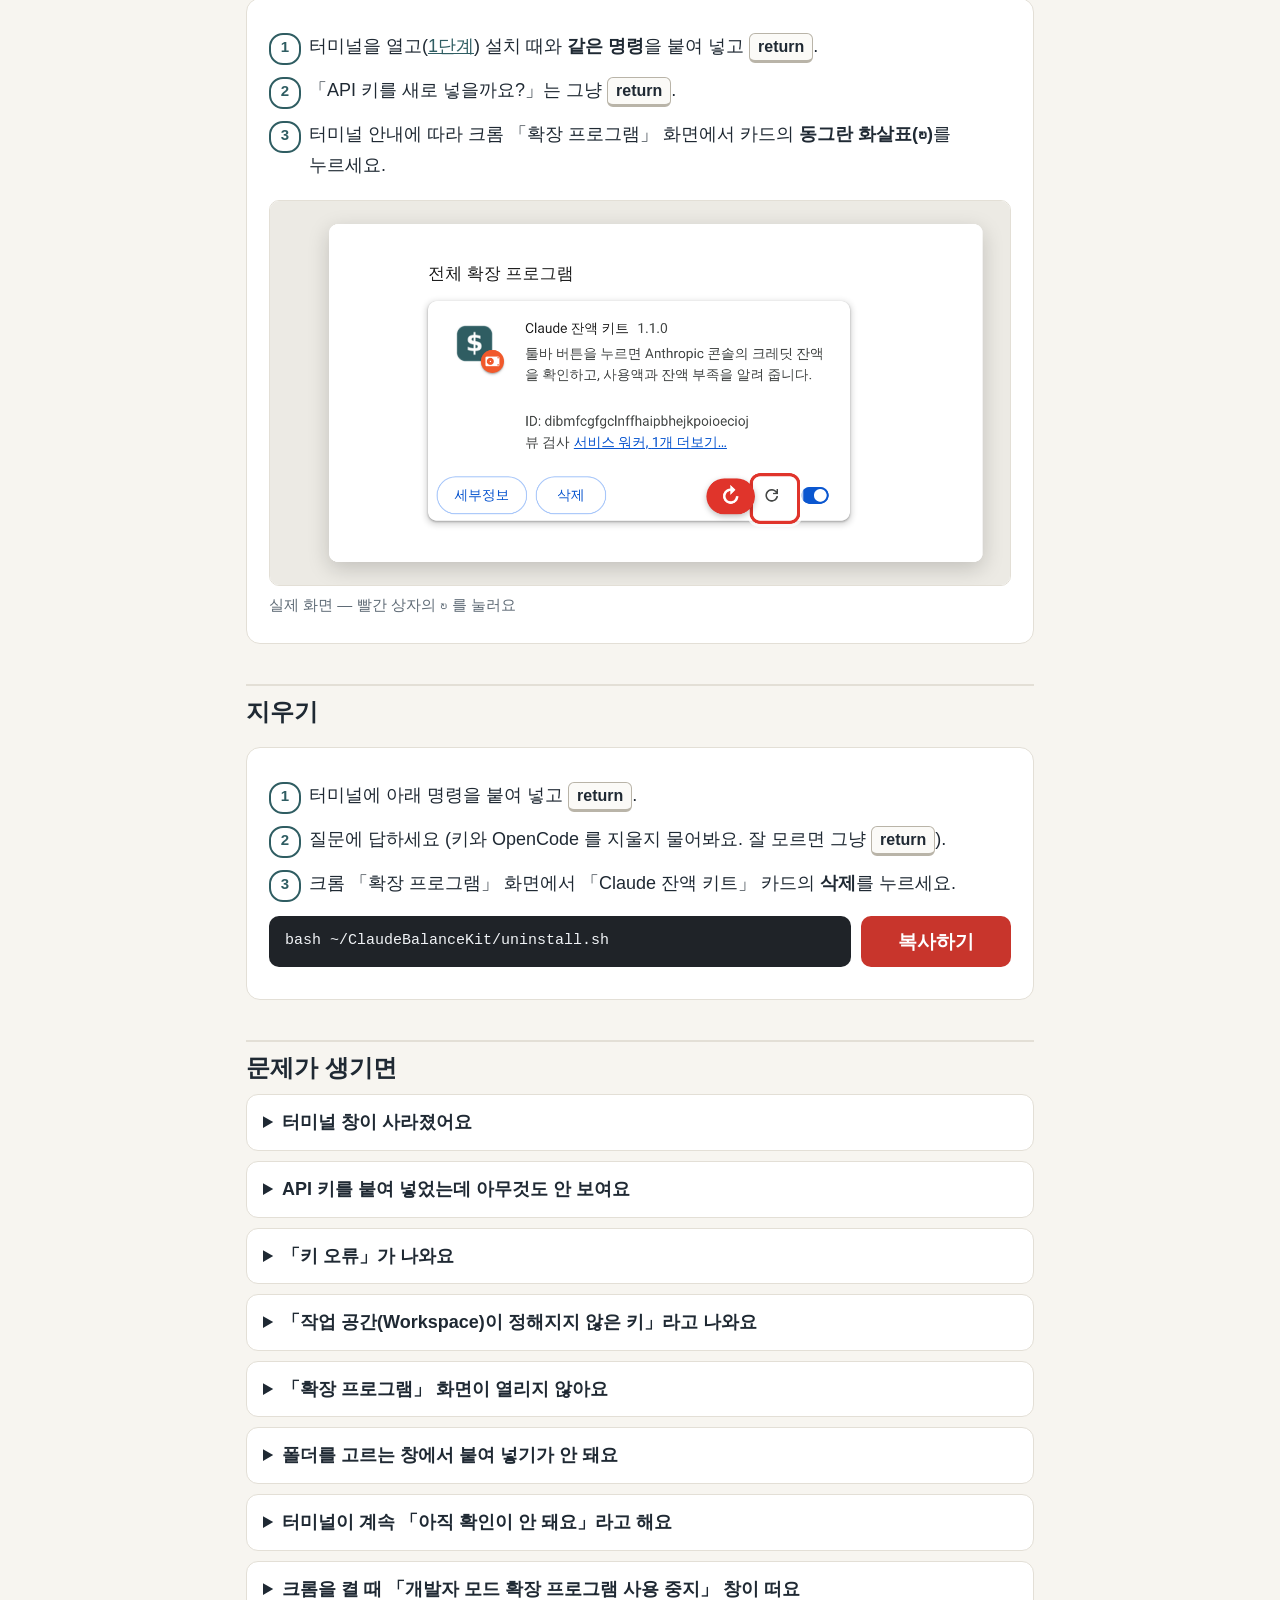
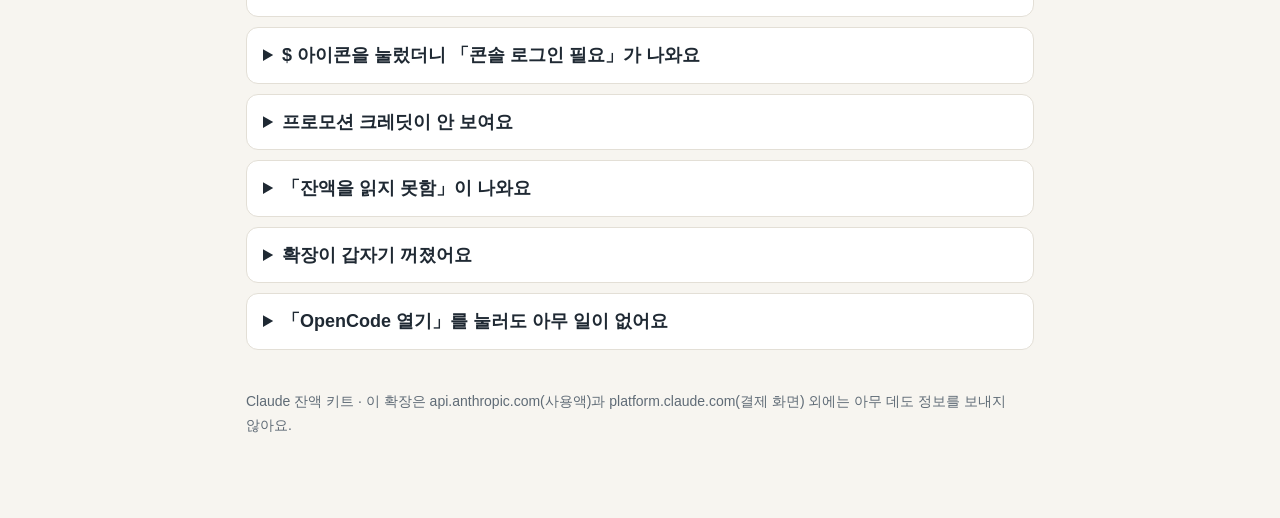
<file: manual/index.html>
<!doctype html>
<html lang="ko">
  <head>
    <meta charset="utf-8" />
    <meta name="viewport" content="width=device-width, initial-scale=1" />
    <title>Claude 잔액 키트 설치 안내</title>
    <style>
      :root {
        --bg: #f7f5f0;
        --card: #ffffff;
        --text: #1f2933;
        --muted: #5f6b76;
        --line: #e3dfd6;
        --accent: #2f5d62;
        --accent-soft: #e6efee;
        --red: #c8352c;
        --warn-soft: #fbf3e2;
        --warn: #7a5300;
      }
      * {
        box-sizing: border-box;
      }
      html {
        -webkit-text-size-adjust: 100%;
      }
      body {
        margin: 0;
        background: var(--bg);
        color: var(--text);
        font-family: -apple-system, BlinkMacSystemFont, "Apple SD Gothic Neo", "Malgun Gothic", "Noto Sans KR", sans-serif;
        font-size: 18px;
        line-height: 1.7;
        word-break: keep-all;
      }
      main {
        max-width: 820px;
        margin: 0 auto;
        padding: 32px 16px 80px;
      }
      h1 {
        font-size: 30px;
        line-height: 1.3;
        margin: 0 0 8px;
      }
      h2 {
        font-size: 24px;
        line-height: 1.35;
        margin: 0;
      }
      h3 {
        font-size: 19px;
        margin: 26px 0 6px;
      }
      p {
        margin: 8px 0;
      }
      a {
        color: var(--accent);
      }
      .lead {
        color: var(--muted);
        font-size: 18px;
      }
      .box {
        background: var(--card);
        border: 1px solid var(--line);
        border-radius: 14px;
        padding: 20px 22px;
        margin: 18px 0;
      }
      .ready ul {
        margin: 6px 0 0;
        padding-left: 22px;
      }
      .step {
        background: var(--card);
        border: 1px solid var(--line);
        border-radius: 16px;
        padding: 22px 22px 18px;
        margin: 22px 0;
        break-inside: avoid-page;
      }
      .step-head {
        display: flex;
        align-items: center;
        gap: 14px;
        margin-bottom: 10px;
      }
      .num {
        flex: none;
        width: 44px;
        height: 44px;
        border-radius: 22px;
        background: var(--accent);
        color: #fff;
        font-size: 22px;
        font-weight: 700;
        display: flex;
        align-items: center;
        justify-content: center;
      }
      .print-only {
        display: none;
      }
      .opt .num {
        background: #8a949d;
      }
      ol.do {
        margin: 6px 0 8px;
        padding-left: 0;
        list-style: none;
        counter-reset: d;
      }
      ol.do > li {
        counter-increment: d;
        position: relative;
        padding: 6px 0 6px 40px;
      }
      ol.do > li::before {
        content: counter(d);
        position: absolute;
        left: 0;
        top: 8px;
        width: 28px;
        height: 28px;
        border-radius: 14px;
        border: 2px solid var(--accent);
        color: var(--accent);
        font-weight: 700;
        font-size: 15px;
        line-height: 24px;
        text-align: center;
      }
      .key {
        display: inline-block;
        min-width: 30px;
        padding: 0 8px;
        border: 1px solid #b9b4a8;
        border-bottom-width: 3px;
        border-radius: 6px;
        background: #fbfaf7;
        font-weight: 600;
        font-size: 16px;
        line-height: 26px;
        text-align: center;
        white-space: nowrap;
      }
      .btn-name {
        font-weight: 700;
        background: #fff1c2;
        padding: 0 4px;
        border-radius: 4px;
      }
      .en {
        color: var(--muted);
        font-size: 15px;
      }
      figure {
        margin: 14px 0 6px;
      }
      figure img {
        width: 100%;
        height: auto;
        display: block;
        border-radius: 10px;
        border: 1px solid var(--line);
        background: #fff;
      }
      figure.small img {
        max-width: 380px;
      }
      figcaption {
        color: var(--muted);
        font-size: 15px;
        margin-top: 6px;
      }
      .cmd {
        display: flex;
        gap: 10px;
        align-items: stretch;
        flex-wrap: wrap;
        margin: 12px 0;
      }
      .cmd code {
        flex: 1 1 420px;
        display: block;
        padding: 14px 16px;
        border-radius: 10px;
        background: #1f2328;
        color: #f0f3f6;
        font: 15px/1.5 Menlo, Consolas, monospace;
        word-break: break-all;
        user-select: all;
      }
      .copy {
        flex: none;
        min-width: 150px;
        border: none;
        border-radius: 10px;
        background: var(--red);
        color: #fff;
        font-family: inherit;
        font-size: 19px;
        font-weight: 700;
        line-height: 1;
        padding: 14px 18px;
        cursor: pointer;
      }
      .copy.done {
        background: var(--accent);
      }
      .tip {
        background: var(--accent-soft);
        border-radius: 10px;
        padding: 12px 14px;
        margin: 12px 0;
        font-size: 17px;
      }
      .warn {
        background: var(--warn-soft);
        color: var(--warn);
        border-radius: 10px;
        padding: 12px 14px;
        margin: 12px 0;
        font-size: 17px;
      }
      label.check {
        display: inline-flex;
        align-items: center;
        gap: 10px;
        margin-top: 8px;
        padding: 8px 14px;
        border-radius: 10px;
        border: 2px solid var(--line);
        cursor: pointer;
        font-weight: 600;
        user-select: none;
      }
      label.check input {
        width: 22px;
        height: 22px;
        accent-color: var(--accent);
      }
      .step.done {
        border-color: var(--accent);
        box-shadow: 0 0 0 2px var(--accent-soft) inset;
      }
      .step.done label.check {
        border-color: var(--accent);
        color: var(--accent);
      }
      details {
        background: var(--card);
        border: 1px solid var(--line);
        border-radius: 12px;
        padding: 12px 16px;
        margin: 10px 0;
      }
      summary {
        cursor: pointer;
        font-weight: 600;
      }
      .toc {
        columns: 2;
        column-gap: 24px;
        padding-left: 22px;
        margin: 6px 0 0;
      }
      .divider {
        margin: 40px 0 10px;
        padding-top: 10px;
        border-top: 2px solid var(--line);
      }
      footer {
        color: var(--muted);
        font-size: 14px;
        margin-top: 40px;
      }
      @media (max-width: 560px) {
        body {
          font-size: 17px;
        }
        h1 {
          font-size: 25px;
        }
        h2 {
          font-size: 21px;
        }
        .toc {
          columns: 1;
        }
        .step,
        .box {
          padding: 18px 16px;
        }
      }
      @media print {
        body {
          background: #fff;
          font-size: 13pt;
        }
        main {
          padding: 0;
          max-width: none;
        }
        .copy,
        label.check,
        .no-print {
          display: none !important;
        }
        details {
          break-inside: avoid;
        }
        details > *:not(summary) {
          display: block !important;
        }
        .step {
          border-color: #ccc;
          break-inside: auto;
        }
        figure,
        .cmd,
        .tip,
        .warn,
        ol.do > li {
          break-inside: avoid;
        }
        .print-only {
          display: block !important;
        }
        .step-head,
        h3 {
          break-after: avoid;
        }
        a {
          color: inherit;
          text-decoration: none;
        }
      }
    </style>
  </head>
  <body>
    <main>
      <h1>Claude 잔액 키트 설치 안내</h1>
      <p class="print-only lead">웹 안내서 : https://kongsak-kr.github.io/claude-balance-kit/ (설치 명령은 여기서 「복사하기」로 복사하세요)</p>
      <p class="lead">
        맥에서 <strong>한 줄만 붙여 넣으면</strong> 설치가 시작되고, 그다음은 화면에 나오는 안내를 하나씩 따라 하면 돼요. 10분쯤 걸려요.
      </p>

      <div class="box ready">
        <strong>설치가 끝나면</strong>
        <ul>
          <li>크롬 오른쪽 위 <strong>$ 아이콘</strong>을 누르면 Anthropic(Claude) 크레딧 <strong>잔액</strong>이 바로 보여요.</li>
          <li>바탕화면의 <strong>OpenCode 열기</strong>로 코딩 도우미 OpenCode 를 쓸 수 있어요.</li>
        </ul>
      </div>

      <div class="box ready">
        <strong>시작하기 전에 준비할 것</strong>
        <ul>
          <li>맥 (아이맥 · 맥북 모두 돼요)</li>
          <li>구글 크롬 — 없으면 설치 중에 안내해 드려요</li>
          <li>
            Anthropic 콘솔(<span class="en">platform.claude.com</span>) 로그인 정보 — 이메일 또는 구글 계정. 크롬에서 미리 로그인해 두면
            더 편해요.
          </li>
        </ul>
      </div>

      <div class="box no-print">
        <strong>차례</strong>
        <ol class="toc">
          <li><a href="#s1">터미널 열기</a></li>
          <li><a href="#s2">설치 명령 붙여 넣기</a></li>
          <li><a href="#s3">API 키 넣기</a></li>
          <li><a href="#s4">기다리기</a></li>
          <li><a href="#s5">크롬에 확장 넣기</a></li>
          <li><a href="#s6">툴바에 고정하기</a></li>
          <li><a href="#s7">잔액 확인해 보기</a></li>
          <li><a href="#s8">(선택) 관리자 키</a></li>
          <li><a href="#daily">매일 쓰는 법</a></li>
          <li><a href="#trouble">문제가 생기면</a></li>
        </ol>
      </div>

      <section class="step" id="s1" data-step="1">
        <div class="step-head"><span class="num">1</span><h2>터미널 열기</h2></div>
        <p>터미널은 맥에 원래 들어 있는 프로그램이에요. 글자로 명령을 넣는 창이에요.</p>
        <ol class="do">
          <li>키보드에서 <span class="key">⌘ command</span> 를 누른 채 <span class="key">스페이스</span> 를 누르세요.</li>
          <li>가운데 검색 창이 뜨면 <strong>터미널</strong> 이라고 입력하세요.</li>
          <li><span class="key">return</span> (엔터) 키를 누르세요.</li>
        </ol>
        <figure>
          <img src="img/spotlight.png" alt="Spotlight 검색 창에 터미널을 입력한 모습" />
          <figcaption>예시 그림 — 검색 창에 「터미널」을 쓰고 엔터</figcaption>
        </figure>
        <p>흰색(또는 검은색) 글자 창이 열리면 성공이에요.</p>
        <label class="check"><input type="checkbox" /> 다 했어요</label>
      </section>

      <section class="step" id="s2" data-step="2">
        <div class="step-head"><span class="num">2</span><h2>설치 명령 붙여 넣기</h2></div>
        <ol class="do">
          <li>아래 빨간 <strong>복사하기</strong> 버튼을 누르세요.<span class="print-only">(종이로 보고 있다면 맥의 크롬에서 kongsak-kr.github.io/claude-balance-kit 를 열고 거기서 복사하세요)</span></li>
          <li>터미널 창을 한 번 누르고 <span class="key">⌘</span> + <span class="key">V</span> (붙여넣기)를 누르세요.</li>
          <li><span class="key">return</span> (엔터)를 누르세요.</li>
          <li>「준비되면 엔터를 누르세요」가 나오면 한 번 더 <span class="key">return</span>.</li>
        </ol>
        <div class="cmd">
          <code id="cmd">curl -fsSL https://raw.githubusercontent.com/KongSak-Kr/claude-balance-kit/main/install.sh | bash</code>
          <button class="copy" type="button" data-copy="cmd">복사하기</button>
        </div>
        <figure>
          <img src="img/terminal-paste.png" alt="터미널에 설치 명령을 붙여 넣은 모습" />
          <figcaption>예시 그림 — 노란 줄이 붙여 넣은 명령이에요</figcaption>
        </figure>
        <div class="tip">
          <strong>이제부터는 터미널이 안내해요.</strong> 터미널에 나오는 글을 위에서부터 읽고, 「엔터를 누르세요」가 나오면 할 일을 한 뒤
          <span class="key">return</span> 을 누르면 돼요. 이 안내서는 그림이 필요할 때 보는 곳이에요.
        </div>
        <label class="check"><input type="checkbox" /> 다 했어요</label>
      </section>

      <section class="step" id="s3" data-step="3">
        <div class="step-head"><span class="num">3</span><h2>API 키 넣기</h2></div>
        <p>
          OpenCode 가 Claude 를 쓰려면 「API 키」라는 열쇠가 필요해요. 터미널이 크롬에 키 만드는 화면(<span class="en">API keys</span>)을 열어
          줘요. 콘솔 화면은 영어라서 누를 버튼 이름을 영어 그대로 적었어요.
        </p>
        <ol class="do">
          <li>로그인 화면이 나오면 먼저 로그인하세요.</li>
          <li>오른쪽 위 <span class="btn-name">Create key</span> 버튼을 누르세요.</li>
          <li><span class="en">Name</span>(이름) 칸에 <strong>OpenCode</strong> 라고 쓰세요.</li>
          <li><span class="en">Workspace</span> 를 고르는 칸이 있으면 <span class="btn-name">Default</span> 를 고르세요.</li>
          <li><span class="btn-name">Add</span> 버튼을 누르세요.</li>
          <li><strong>sk-ant-</strong> 로 시작하는 긴 키(예 : sk-ant-usr…)가 나오면 옆의 <span class="btn-name">Copy</span> 를 누르세요.</li>
          <li>터미널 창을 한 번 누르고 <span class="key">⌘</span> + <span class="key">V</span> → <span class="key">return</span></li>
        </ol>
        <div class="warn">
          붙여 넣어도 터미널에 <strong>아무 글자도 안 보이는 게 정상</strong>이에요. 비밀번호처럼 숨겨져요. 그대로
          <span class="key">return</span> 을 누르세요.
        </div>
        <figure>
          <img src="img/terminal-key.png" alt="터미널의 API 키 입력 안내" />
          <figcaption>예시 그림 — 노란 줄 「API 키 :」에서 붙여 넣고 엔터</figcaption>
        </figure>
        <p>「키가 확인되었습니다」가 나오면 다음으로 넘어가요. 「키 오류」가 나오면 키를 다시 복사해서 붙여 넣으세요(3번까지 할 수 있어요).</p>
        <div class="tip">키는 이때 한 번만 보여요. 다른 곳에 적어 두지 않아도 돼요 — 이 컴퓨터의 OpenCode 안에 안전하게 들어가요.</div>
        <label class="check"><input type="checkbox" /> 다 했어요</label>
      </section>

      <section class="step" id="s4" data-step="4">
        <div class="step-head"><span class="num">4</span><h2>기다리기 (자동으로 설치돼요)</h2></div>
        <ol class="do">
          <li>「OpenCode 설치 중」 뒤에 점(.)이 찍히는 동안 1~2분 기다리세요.</li>
          <li>
            「맥을 켤 때 OpenCode 가 자동으로 켜지게 하고 … 아이콘을 만들까요?」가 나오면 그냥 <span class="key">return</span> (예)을
            누르세요.
          </li>
          <li>「터미널이 데스크탑 폴더에 접근하려고 합니다」 창이 뜨면 <strong>허용</strong>을 누르세요.</li>
        </ol>
        <label class="check"><input type="checkbox" /> 다 했어요</label>
      </section>

      <section class="step" id="s5" data-step="5">
        <div class="step-head"><span class="num">5</span><h2>크롬에 확장 넣기</h2></div>
        <p>터미널이 크롬에 「확장 프로그램」 화면을 열어 줘요. 화면이 안 보이면 크롬 맨 위 주소창을 누르고 <span class="key">⌘</span> + <span class="key">V</span> → <span class="key">return</span> (주소를 복사해 뒀어요).</p>

        <h3>① 개발자 모드 켜기</h3>
        <p>화면 오른쪽 위 <span class="btn-name">개발자 모드</span> 스위치를 눌러 켜세요. 파란색이 되면 켜진 거예요. 그다음 터미널로 돌아와 <span class="key">return</span>.</p>
        <figure>
          <img src="img/ext-devmode.png" alt="확장 프로그램 화면 오른쪽 위 개발자 모드 스위치" />
          <figcaption>실제 화면 — 빨간 상자 ①의 스위치를 켜요</figcaption>
        </figure>

        <h3>② 압축해제된 확장 프로그램 로드</h3>
        <p>왼쪽 위에 새로 생긴 <span class="btn-name">압축해제된 확장 프로그램 로드</span> 버튼을 누르세요.</p>
        <figure>
          <img src="img/ext-load-unpacked.png" alt="압축해제된 확장 프로그램 로드 버튼" />
          <figcaption>실제 화면 — 빨간 상자 ②를 눌러요</figcaption>
        </figure>

        <h3>③ 폴더 고르기</h3>
        <ol class="do">
          <li>폴더를 고르는 창이 뜨면 <span class="key">⌘</span> + <span class="key">Shift</span> + <span class="key">G</span> 세 개를 함께 누르세요.</li>
          <li>작은 입력 칸이 나오면 <span class="key">⌘</span> + <span class="key">V</span> → <span class="key">return</span> (폴더 위치를 터미널이 복사해 뒀어요).</li>
          <li>창 오른쪽 아래 <span class="btn-name">선택</span> 을 누르세요.</li>
          <li>터미널로 돌아와 <span class="key">return</span>.</li>
        </ol>
        <figure>
          <img src="img/goto-folder.png" alt="폴더로 이동 칸에 폴더 위치를 붙여 넣은 모습" />
          <figcaption>예시 그림 — 「폴더로 이동」 칸에 붙여 넣고 엔터, 그다음 「선택」</figcaption>
        </figure>

        <h3>④ 들어갔는지 보기</h3>
        <p>「확장 프로그램」 화면에 <strong>Claude 잔액 키트</strong> 카드가 생기면 성공이에요. 터미널도 스스로 확인해서 「✓ 크롬에 잘 들어갔어요!」라고 알려 줘요.</p>
        <figure>
          <img src="img/ext-card.png" alt="Claude 잔액 키트 카드가 생긴 확장 프로그램 화면" />
          <figcaption>실제 화면 — 이 카드가 보이면 성공</figcaption>
        </figure>
        <figure>
          <img src="img/terminal-wait.png" alt="터미널이 확인 결과를 알려 주는 모습" />
          <figcaption>예시 그림 — 터미널이 확인해 줘요</figcaption>
        </figure>
        <div class="tip">이때 「Claude 잔액 키트 설정」 탭이 하나 새로 열려요. 지금은 그냥 두세요.</div>
        <label class="check"><input type="checkbox" /> 다 했어요</label>
      </section>

      <section class="step" id="s6" data-step="6">
        <div class="step-head"><span class="num">6</span><h2>툴바에 고정하기</h2></div>
        <ol class="do">
          <li>크롬 오른쪽 위, 주소창 끝의 <strong>퍼즐 조각 모양</strong> 아이콘을 누르세요.</li>
          <li>목록에서 「Claude 잔액 키트」 오른쪽의 <strong>핀(압정)</strong> 모양을 누르세요.</li>
          <li>주소창 오른쪽에 청록색 <strong>$</strong> 아이콘이 생기면 된 거예요. 터미널로 돌아와 <span class="key">return</span>.</li>
        </ol>
        <figure>
          <img src="img/pin.png" alt="퍼즐 아이콘 메뉴에서 핀을 누르는 모습" />
          <figcaption>예시 그림 — 실제 아이콘 모양은 조금 다를 수 있어요</figcaption>
        </figure>
        <label class="check"><input type="checkbox" /> 다 했어요</label>
      </section>

      <section class="step" id="s7" data-step="7">
        <div class="step-head"><span class="num">7</span><h2>잔액 확인해 보기</h2></div>
        <ol class="do">
          <li>터미널이 크롬에 결제(<span class="en">Billing</span>) 화면을 열어 줘요. 로그인 화면이 나오면 로그인하세요.</li>
          <li>화면에 <span class="en">Credit balance</span>(크레딧 잔액) 금액이 보이면, 주소창 오른쪽 <strong>$</strong> 아이콘을 누르세요.</li>
          <li>작은 창 맨 위에 잔액이 진한 글씨로 나오면 성공이에요. 터미널로 돌아와 <span class="key">return</span>.</li>
        </ol>
        <figure class="small">
          <img src="img/popup-basic.png" alt="잔액이 보이는 작은 창" />
          <figcaption>실제 화면(예시 금액) — $ 아이콘을 누르면 나오는 창</figcaption>
        </figure>
        <div class="tip">
          <strong>프로모션 크레딧</strong>이 있으면 그 금액(남은 프로모션 크레딧 합계)이 크게 나오고, 직접 산 크레딧은 「구매한 크레딧」으로 그
          아래 작게 나와요. 가장 빨리 만료되는 날짜도 같이 보여요. 반대로 보고 싶으면 설정 1번에서 「구매한 크레딧」을 고르세요.
        </div>
        <div class="tip">잔액을 확인할 때 결제 화면 탭이 잠깐 열렸다 닫혀요. 정상이에요.</div>
        <p>다음 질문 「지금 관리자 키를 넣을까요?」는 잘 모르면 그냥 <span class="key">return</span> 을 누르세요. 그러면 설치가 끝나요.</p>
        <figure>
          <img src="img/terminal-done.png" alt="설치가 끝났다는 터미널 화면" />
          <figcaption>예시 그림 — 이 화면이 나오면 터미널 창은 닫아도 돼요</figcaption>
        </figure>
        <label class="check"><input type="checkbox" /> 다 했어요</label>
      </section>

      <section class="step opt" id="s8" data-step="8">
        <div class="step-head"><span class="num">+</span><h2>(선택) 관리자 키 — 사용액 · 잔액 부족 알림</h2></div>
        <p>
          오늘 · 이번 주 · 이번 달 <strong>사용액</strong>과 <strong>잔액 부족 알림</strong>까지 쓰고 싶을 때만 해요. Anthropic 콘솔의
          <strong>조직 관리자</strong>만 만들 수 있어서, 잘 모르면 건너뛰어도 돼요. 잔액 보기는 이 단계 없이도 돼요.
        </p>
        <ol class="do">
          <li>크롬에서 <a href="https://platform.claude.com/settings/admin-keys" target="_blank" rel="noopener">platform.claude.com/settings/admin-keys</a> 를 여세요.</li>
          <li><span class="btn-name">Create admin key</span> → 이름 칸에 <strong>잔액확장</strong> → <span class="btn-name">Add</span></li>
          <li><strong>sk-ant-admin</strong> 으로 시작하는 키 옆 <span class="btn-name">Copy</span></li>
          <li>크롬의 「Claude 잔액 키트 설정」 탭으로 가세요. 없으면 <strong>$</strong> 아이콘 → 오른쪽 위 <strong>설정</strong>.</li>
          <li>「2. 관리자 키」 칸(①)을 누르고 <span class="key">⌘</span> + <span class="key">V</span> → <span class="btn-name">연결 확인</span>(②)</li>
          <li>초록 글씨로 「연결됨」이 나오면 끝이에요.</li>
        </ol>
        <figure>
          <img src="img/options-admin-key.png" alt="설정 화면의 관리자 키 칸과 연결 확인 버튼" />
          <figcaption>실제 화면 — ① 칸에 붙여 넣고 ② 연결 확인</figcaption>
        </figure>
        <figure class="small">
          <img src="img/popup-full.png" alt="사용액까지 보이는 작은 창" />
          <figcaption>실제 화면 — 관리자 키를 넣으면 사용액도 보여요</figcaption>
        </figure>
        <div class="warn">「개인(Individual) 계정은 만들 수 없다」는 안내가 나오면 이 단계는 그냥 넘어가세요.</div>
        <label class="check"><input type="checkbox" /> 다 했어요</label>
      </section>

      <h2 class="divider" id="daily">매일 쓰는 법</h2>
      <div class="box">
        <ul>
          <li><strong>잔액 보기</strong> : 크롬 오른쪽 위 청록색 <strong>$</strong> 아이콘을 누르세요. 누를 때마다 새로 확인해요. 프로모션 크레딧이 있으면 그게 큰 숫자예요.</li>
          <li><strong>프로모션 크레딧 만료</strong> : 큰 숫자 아래 「프로모션 만료 ○월 ○일」을 보세요. 30일 안으로 남으면 「○일 남음」도 붙어요.</li>
          <li><strong>OpenCode 쓰기</strong> : 바탕화면의 <strong>OpenCode 열기</strong> 아이콘을 두 번 누르세요. 크롬에 OpenCode 가 열려요.</li>
          <li>
            <strong>잔액 부족 알림</strong>(관리자 키를 넣은 경우) : 잔액이 $5 아래로 내려간 것 같으면 $ 아이콘에 작은 빨간
            <strong>!</strong> 가 붙고 알림이 와요.
          </li>
        </ul>
      </div>

      <h2 class="divider" id="update">업데이트하기</h2>
      <div class="box">
        <ol class="do">
          <li>터미널을 열고(<a href="#s1">1단계</a>) 설치 때와 <strong>같은 명령</strong>을 붙여 넣고 <span class="key">return</span>.</li>
          <li>「API 키를 새로 넣을까요?」는 그냥 <span class="key">return</span>.</li>
          <li>터미널 안내에 따라 크롬 「확장 프로그램」 화면에서 카드의 <strong>동그란 화살표(↻)</strong>를 누르세요.</li>
        </ol>
        <figure>
          <img src="img/ext-reload.png" alt="확장 카드의 새로고침 버튼" />
          <figcaption>실제 화면 — 빨간 상자의 ↻ 를 눌러요</figcaption>
        </figure>
      </div>

      <h2 class="divider" id="remove">지우기</h2>
      <div class="box">
        <ol class="do">
          <li>터미널에 아래 명령을 붙여 넣고 <span class="key">return</span>.</li>
          <li>질문에 답하세요 (키와 OpenCode 를 지울지 물어봐요. 잘 모르면 그냥 <span class="key">return</span>).</li>
          <li>크롬 「확장 프로그램」 화면에서 「Claude 잔액 키트」 카드의 <strong>삭제</strong>를 누르세요.</li>
        </ol>
        <div class="cmd">
          <code id="cmd-remove">bash ~/ClaudeBalanceKit/uninstall.sh</code>
          <button class="copy" type="button" data-copy="cmd-remove">복사하기</button>
        </div>
      </div>

      <h2 class="divider" id="trouble">문제가 생기면</h2>
      <details>
        <summary>터미널 창이 사라졌어요</summary>
        <p>화면 아래 Dock 에서 검은 네모 모양 「터미널」 아이콘을 누르세요. 크롬 창 뒤에 숨어 있을 때가 많아요.</p>
      </details>
      <details>
        <summary>API 키를 붙여 넣었는데 아무것도 안 보여요</summary>
        <p>정상이에요. 비밀번호처럼 숨겨져요. 그대로 <span class="key">return</span> 을 누르세요.</p>
      </details>
      <details>
        <summary>「키 오류」가 나와요</summary>
        <p>키를 끝까지 복사하지 않았거나 지워진 키예요. 콘솔에서 <span class="btn-name">Create key</span> 로 새 키를 만들어 다시 붙여 넣으세요.</p>
        <p>「관리자 키는 크롬 확장 설정에 넣는 키」라고 나오면 <strong>sk-ant-admin</strong> 키를 넣은 거예요. 설치에는 「API keys」 화면에서 만든 키(<strong>sk-ant-usr…</strong> 또는 <strong>sk-ant-api…</strong>)를 넣으세요.</p>
      </details>
      <details>
        <summary>「작업 공간(Workspace)이 정해지지 않은 키」라고 나와요</summary>
        <p>키를 만들 때 <span class="en">Workspace</span> 칸에서 <span class="btn-name">Default</span> 를 골라 새로 만든 뒤 붙여 넣으세요.</p>
      </details>
      <details>
        <summary>「확장 프로그램」 화면이 열리지 않아요</summary>
        <p>크롬 맨 위 주소창을 누르고 <span class="key">⌘</span> + <span class="key">V</span> → <span class="key">return</span>. 안 되면 주소창에 <code>chrome://extensions</code> 라고 직접 쓰세요.</p>
      </details>
      <details>
        <summary>폴더를 고르는 창에서 붙여 넣기가 안 돼요</summary>
        <p>터미널로 돌아가 <span class="key">return</span> 을 누르면 확인 뒤 「r = 처음부터 다시 안내」가 나와요. <span class="key">r</span> → <span class="key">return</span> 을 누르면 폴더 위치를 다시 복사하고 처음부터 안내해 줘요.</p>
        <p>직접 찾아가려면 : 창 왼쪽에서 집 모양(홈 폴더) → <strong>ClaudeBalanceKit</strong> → <strong>extension</strong> 을 한 번 누르고 <span class="btn-name">선택</span>.</p>
      </details>
      <details>
        <summary>터미널이 계속 「아직 확인이 안 돼요」라고 해요</summary>
        <p>「확장 프로그램」 화면에 「Claude 잔액 키트」 카드가 보이면 잘 된 거예요. 터미널에서 <span class="key">s</span> → <span class="key">return</span> 을 눌러 넘어가세요.</p>
      </details>
      <details>
        <summary>크롬을 켤 때 「개발자 모드 확장 프로그램 사용 중지」 창이 떠요</summary>
        <p>웹 스토어가 아닌 곳에서 넣은 확장이라 나오는 안내예요. <strong>X</strong>(닫기) 또는 <strong>취소</strong>를 누르세요. 「사용 중지」를 누르면 확장이 꺼지니, 그랬다면 「확장 프로그램」 화면에서 카드의 스위치를 다시 켜세요.</p>
      </details>
      <details>
        <summary>$ 아이콘을 눌렀더니 「콘솔 로그인 필요」가 나와요</summary>
        <p>크롬에서 platform.claude.com 에 로그인되어 있지 않아요. 결제 화면(「결제 페이지 열기」 버튼)에서 로그인한 뒤 다시 $ 아이콘을 누르세요.</p>
      </details>
      <details>
        <summary>프로모션 크레딧이 안 보여요</summary>
        <p>결제 화면(「결제 페이지 열기」)에 「Promotional credits」 표가 있는지 보세요. 표가 있는데도 큰 숫자가 「구매한 크레딧」이면 설정 1번이 「프로모션 크레딧」으로 되어 있는지 확인하고, $ 아이콘 → 「다시 확인」을 누르세요. 만료된 프로모션은 합계에서 빠져요.</p>
      </details>
      <details>
        <summary>「잔액을 읽지 못함」이 나와요</summary>
        <p>「결제 페이지 열기」 버튼을 눌러 결제 화면을 한 번 열고, 잔액이 보일 때까지 기다리세요. 그 화면에서 잔액을 읽어 저장해요. 계속 그러면 콘솔 화면이 바뀐 거라 업데이트가 필요해요.</p>
      </details>
      <details>
        <summary>확장이 갑자기 꺼졌어요</summary>
        <p>홈 폴더의 <strong>ClaudeBalanceKit</strong> 폴더를 옮기거나 지우면 꺼져요. 설치 명령을 다시 붙여 넣으면 다시 만들어 줘요.</p>
      </details>
      <details>
        <summary>「OpenCode 열기」를 눌러도 아무 일이 없어요</summary>
        <p>처음엔 10초쯤 걸릴 수 있어요. 그래도 안 되면 맥을 한 번 다시 켠 뒤 눌러 보세요.</p>
      </details>

      <footer>
        Claude 잔액 키트 · 이 확장은 api.anthropic.com(사용액)과 platform.claude.com(결제 화면) 외에는 아무 데도 정보를 보내지 않아요.
      </footer>
    </main>

    <script>
      (function () {
        // 복사하기 버튼
        function copyText(text, btn) {
          function done() {
            btn.textContent = '복사했어요 ✓';
            btn.classList.add('done');
            setTimeout(function () {
              btn.textContent = '복사하기';
              btn.classList.remove('done');
            }, 3000);
          }
          function fallback() {
            var ta = document.createElement('textarea');
            ta.value = text;
            ta.style.position = 'fixed';
            ta.style.opacity = '0';
            document.body.appendChild(ta);
            ta.select();
            try {
              document.execCommand('copy');
              done();
            } catch (e) {
              /* 복사가 안 되면 글자를 길게 눌러 직접 복사 */
            }
            document.body.removeChild(ta);
          }
          if (navigator.clipboard && window.isSecureContext) {
            navigator.clipboard.writeText(text).then(done, fallback);
          } else {
            fallback();
          }
        }
        document.querySelectorAll('button.copy').forEach(function (btn) {
          btn.addEventListener('click', function () {
            copyText(document.getElementById(btn.getAttribute('data-copy')).textContent.trim(), btn);
          });
        });

        // "다 했어요" 표시 (이 브라우저에만 기억)
        var KEY = 'cbk-manual-done';
        var saved = {};
        try {
          saved = JSON.parse(localStorage.getItem(KEY) || '{}') || {};
        } catch (e) {
          saved = {};
        }
        document.querySelectorAll('section.step').forEach(function (sec) {
          var box = sec.querySelector('label.check input');
          if (!box) return;
          var id = sec.getAttribute('data-step');
          box.checked = Boolean(saved[id]);
          sec.classList.toggle('done', box.checked);
          box.addEventListener('change', function () {
            saved[id] = box.checked;
            sec.classList.toggle('done', box.checked);
            try {
              localStorage.setItem(KEY, JSON.stringify(saved));
            } catch (e) {
              /* 저장이 안 돼도 화면 표시는 그대로 */
            }
          });
        });
      })();
    </script>
  </body>
</html>
</file>
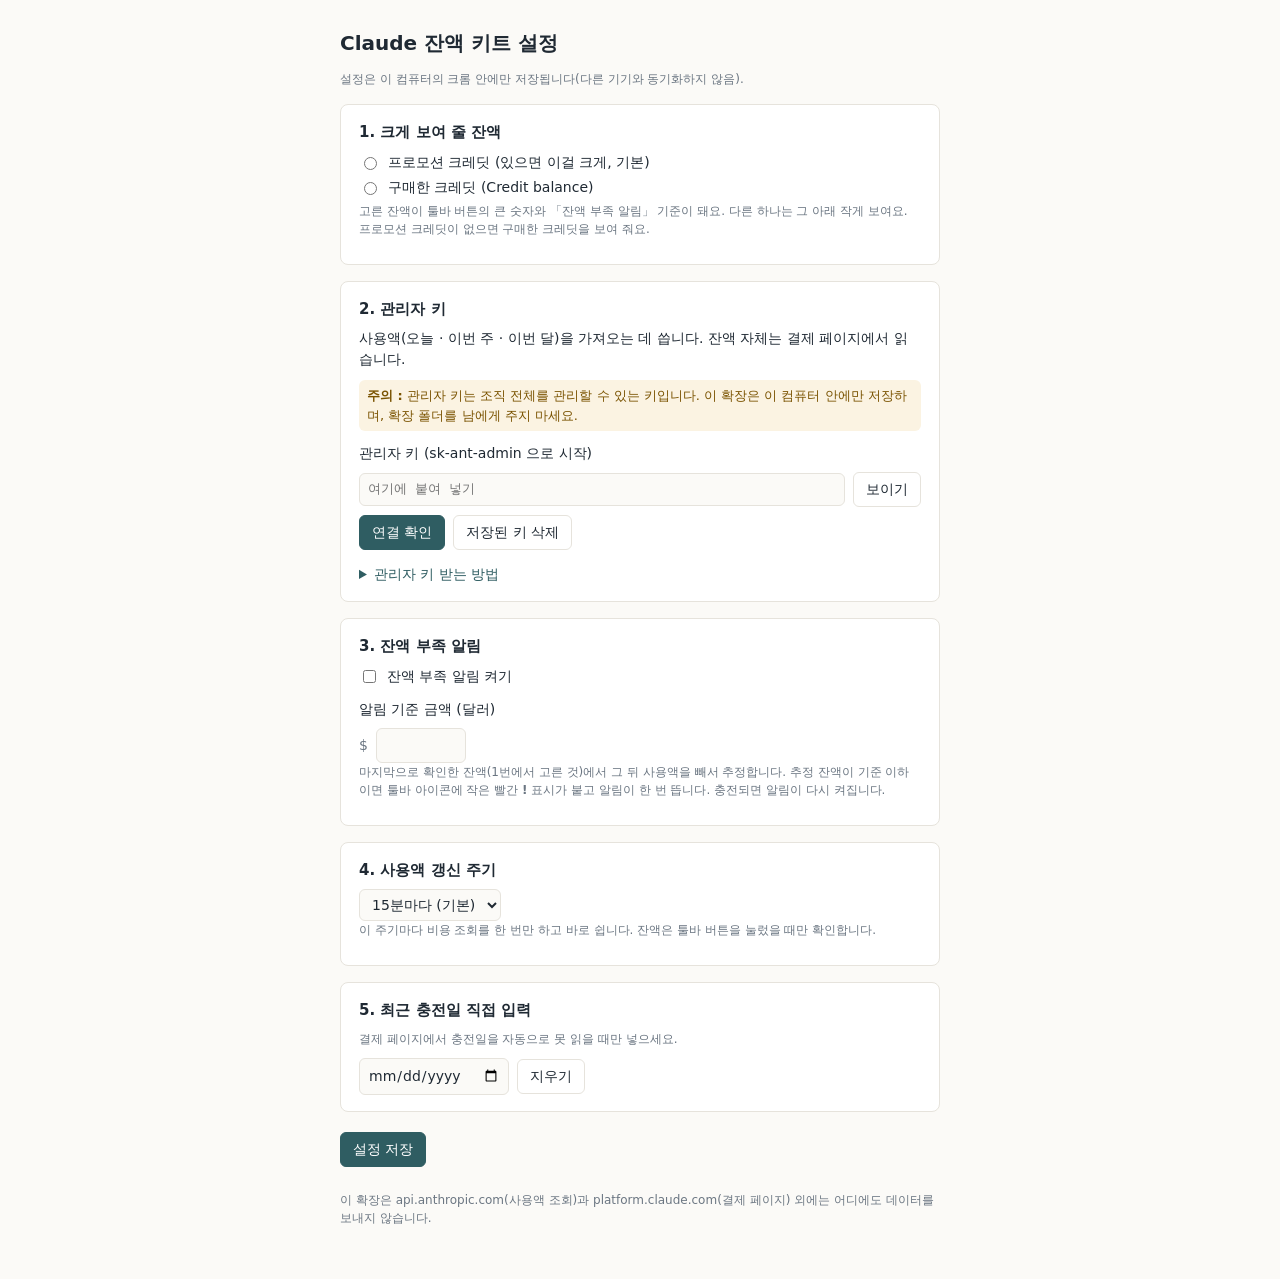
<file: extension/options.html>
<!doctype html>
<html lang="ko">
  <head>
    <meta charset="utf-8" />
    <meta name="viewport" content="width=device-width, initial-scale=1" />
    <title>Claude 잔액 키트 설정</title>
    <link rel="stylesheet" href="common.css" />
    <link rel="stylesheet" href="options.css" />
  </head>
  <body>
    <main>
      <h1>Claude 잔액 키트 설정</h1>
      <p class="note">설정은 이 컴퓨터의 크롬 안에만 저장됩니다(다른 기기와 동기화하지 않음).</p>

      <section id="welcome" class="card welcome hidden">
        <h2>설치됐어요</h2>
        <p>
          크롬 오른쪽 위의 <strong>$ 아이콘</strong>을 누르면 잔액을 바로 볼 수 있어요. 아이콘이 안 보이면 퍼즐 조각 모양
          아이콘을 누르고 「Claude 잔액 키트」 옆 핀(압정)을 누르세요.
        </p>
        <p class="note">
          아래 「관리자 키」는 <strong>선택</strong>이에요. 오늘 · 이번 주 · 이번 달 사용액과 잔액 부족 알림을 원할 때만 넣으면 돼요.
          지금은 이 탭을 그냥 닫아도 괜찮아요.
        </p>
      </section>

      <section class="card">
        <h2>1. 크게 보여 줄 잔액</h2>
        <label class="check"><input type="radio" name="primary" value="promo" /> 프로모션 크레딧 (있으면 이걸 크게, 기본)</label>
        <label class="check"><input type="radio" name="primary" value="credit" /> 구매한 크레딧 (Credit balance)</label>
        <p class="note">
          고른 잔액이 툴바 버튼의 큰 숫자와 「잔액 부족 알림」 기준이 돼요. 다른 하나는 그 아래 작게 보여요. 프로모션 크레딧이 없으면
          구매한 크레딧을 보여 줘요.
        </p>
      </section>

      <section class="card">
        <h2>2. 관리자 키</h2>
        <p>사용액(오늘 · 이번 주 · 이번 달)을 가져오는 데 씁니다. 잔액 자체는 결제 페이지에서 읽습니다.</p>
        <div class="msg-warn warn-box">
          <strong>주의 :</strong> 관리자 키는 조직 전체를 관리할 수 있는 키입니다. 이 확장은 이 컴퓨터 안에만 저장하며,
          확장 폴더를 남에게 주지 마세요.
        </div>

        <label for="admin-key">관리자 키 (sk-ant-admin 으로 시작)</label>
        <div class="row">
          <input id="admin-key" type="password" autocomplete="off" spellcheck="false" placeholder="여기에 붙여 넣기" />
          <button id="toggle-key" type="button">보이기</button>
        </div>
        <div class="row">
          <button id="test-key" class="primary" type="button">연결 확인</button>
          <button id="delete-key" type="button">저장된 키 삭제</button>
        </div>
        <div id="key-saved" class="note"></div>
        <div id="key-result" class="result" aria-live="polite"></div>

        <details>
          <summary>관리자 키 받는 방법</summary>
          <ol>
            <li>조직 관리자(admin) 계정으로 <a id="admin-keys-link" target="_blank" rel="noopener">Claude Console 관리자 키 화면</a>을 엽니다.</li>
            <li><strong>Create admin key</strong>(관리자 키 만들기)를 누르고 이름을 정합니다(예 : 잔액 확장).</li>
            <li>나타난 키를 복사해 위 칸에 붙여 넣고 <strong>연결 확인</strong>을 누릅니다. 키는 한 번만 보입니다.</li>
          </ol>
          <p class="note">
            개인(Individual) 계정은 관리자 키를 만들 수 없어서 먼저 콘솔의 Organization 화면에서 조직을 설정해야 합니다.
            자세한 내용 : <a id="manual-link" target="_blank" rel="noopener">설치안내서 6단계</a>
          </p>
        </details>
      </section>

      <section class="card">
        <h2>3. 잔액 부족 알림</h2>
        <label class="check"><input id="alert-enabled" type="checkbox" /> 잔액 부족 알림 켜기</label>
        <label for="threshold">알림 기준 금액 (달러)</label>
        <div class="row">
          <span class="prefix">$</span>
          <input id="threshold" type="number" min="0" step="1" inputmode="decimal" class="short" />
        </div>
        <p class="note">
          마지막으로 확인한 잔액(1번에서 고른 것)에서 그 뒤 사용액을 빼서 추정합니다. 추정 잔액이 기준 이하이면 툴바 아이콘에 작은 빨간
          <strong>!</strong> 표시가 붙고 알림이 한 번 뜹니다. 충전되면 알림이 다시 켜집니다.
        </p>
      </section>

      <section class="card">
        <h2>4. 사용액 갱신 주기</h2>
        <select id="refresh-minutes">
          <option value="15">15분마다 (기본)</option>
          <option value="30">30분마다</option>
          <option value="60">1시간마다</option>
        </select>
        <p class="note">이 주기마다 비용 조회를 한 번만 하고 바로 쉽니다. 잔액은 툴바 버튼을 눌렀을 때만 확인합니다.</p>
      </section>

      <section class="card">
        <h2>5. 최근 충전일 직접 입력</h2>
        <p class="note">결제 페이지에서 충전일을 자동으로 못 읽을 때만 넣으세요.</p>
        <div class="row">
          <input id="manual-date" type="date" />
          <button id="clear-date" type="button">지우기</button>
        </div>
      </section>

      <div class="row save-row">
        <button id="save-settings" class="primary" type="button">설정 저장</button>
        <span id="save-result" class="note" aria-live="polite"></span>
      </div>

      <p class="note footer">
        이 확장은 api.anthropic.com(사용액 조회)과 platform.claude.com(결제 페이지) 외에는 어디에도 데이터를 보내지 않습니다.
      </p>
    </main>

    <script src="kit-config.js"></script>
    <script src="lib/core.js"></script>
    <script src="options.js"></script>
  </body>
</html>
</file>
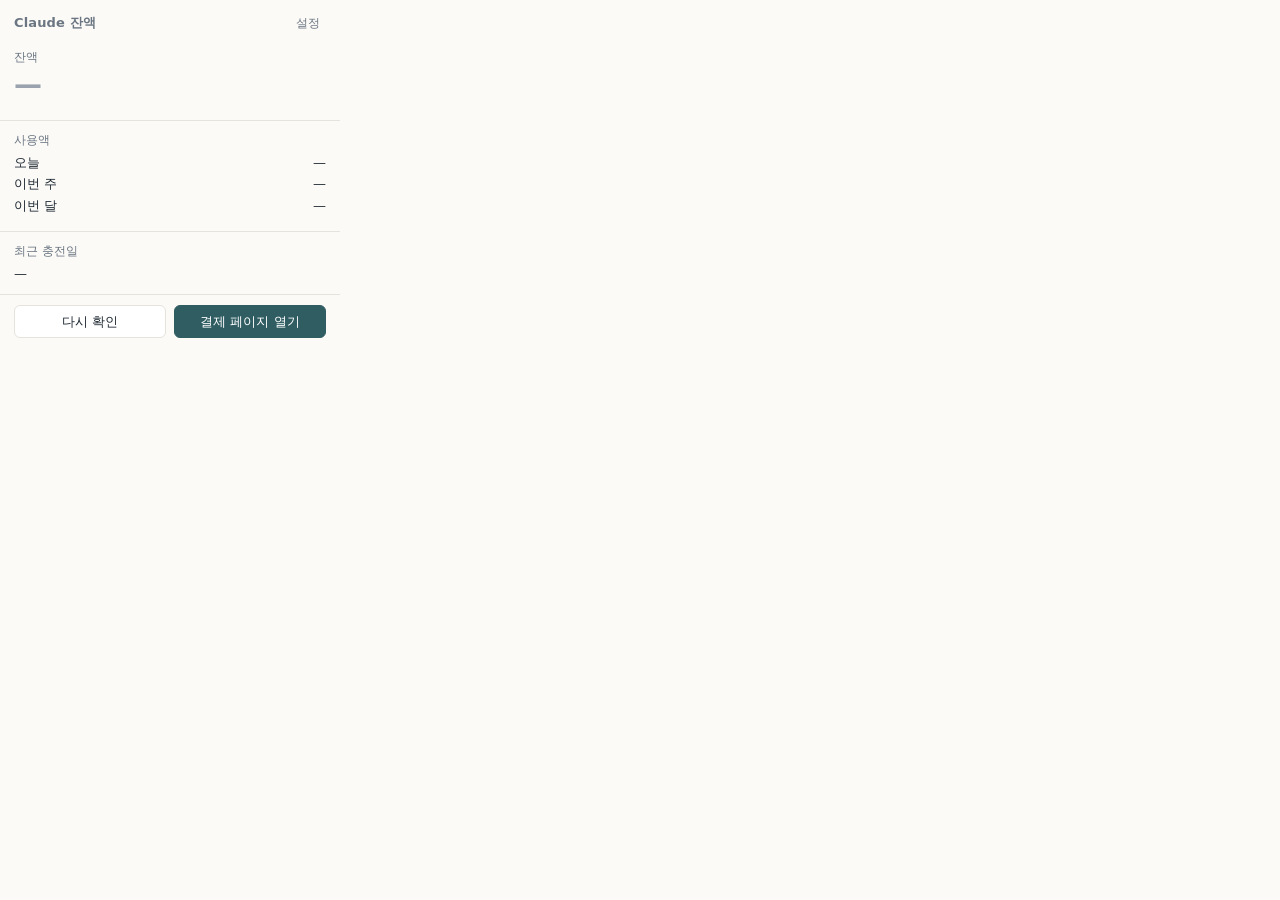
<file: extension/popup.html>
<!doctype html>
<html lang="ko">
  <head>
    <meta charset="utf-8" />
    <title>Claude 잔액</title>
    <link rel="stylesheet" href="common.css" />
    <link rel="stylesheet" href="popup.css" />
  </head>
  <body>
    <header>
      <h1>Claude 잔액</h1>
      <button id="open-options" class="icon-btn" type="button" title="설정 열기">설정</button>
    </header>

    <div id="low-banner" class="banner msg-warn hidden"></div>

    <section aria-live="polite">
      <div id="balance-label" class="balance-label">잔액</div>
      <div id="balance" class="balance stale">—</div>
      <div id="balance-sub" class="sub hidden"></div>
      <div id="promo-note" class="promo-note hidden"></div>
      <div id="balance-when" class="when"></div>
      <div id="balance-status" class="status"></div>
    </section>

    <section>
      <div class="label">사용액</div>
      <div id="no-key" class="hidden">
        <div class="note">사용액은 선택 기능이에요. 설정에서 관리자 키를 넣으면 보여요.</div>
        <button id="open-options-2" type="button" style="margin-top: 6px">설정 열기</button>
      </div>
      <div id="usage-rows" class="rows">
        <div class="k">오늘</div>
        <div id="u-today" class="v">—</div>
        <div class="k">이번 주</div>
        <div id="u-week" class="v">—</div>
        <div class="k">이번 달</div>
        <div id="u-month" class="v">—</div>
      </div>
      <div id="usage-note" class="note" style="margin-top: 6px"></div>
    </section>

    <section>
      <div class="recharge">
        <div>
          <div class="label">최근 충전일</div>
          <div id="recharge-date">—</div>
        </div>
        <div id="recharge-src" class="src"></div>
      </div>
    </section>

    <section>
      <div class="actions">
        <button id="recheck" type="button">다시 확인</button>
        <button id="open-billing" class="primary" type="button">결제 페이지 열기</button>
      </div>
    </section>

    <script src="lib/core.js"></script>
    <script src="popup.js"></script>
  </body>
</html>
</file>
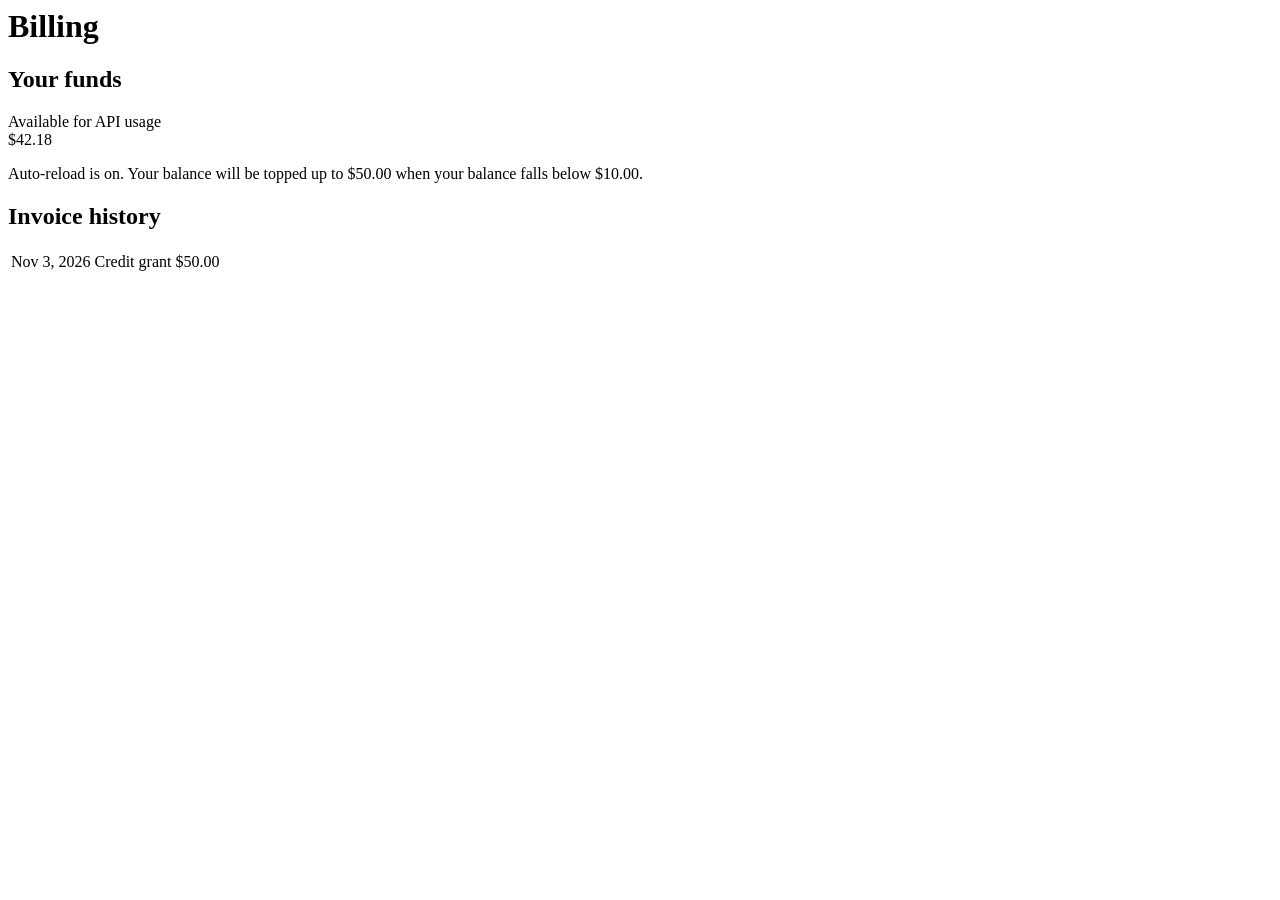
<file: tests/fixtures/billing-changed.html>
<!-- 화면 구조가 바뀐 경우 : "Credit balance" 문구가 사라지고 다른 이름으로 바뀜 -->
<html><body><main><h1>Billing</h1>
<section><h2>Your funds</h2><div>Available for API usage</div><div>$42.18</div>
<p>Auto-reload is on. Your balance will be topped up to $50.00 when your balance falls below $10.00.</p></section>
<section><h2>Invoice history</h2><table><tr><td>Nov 3, 2026</td><td>Credit grant</td><td>$50.00</td></tr></table></section>
</main></body></html>
</file>
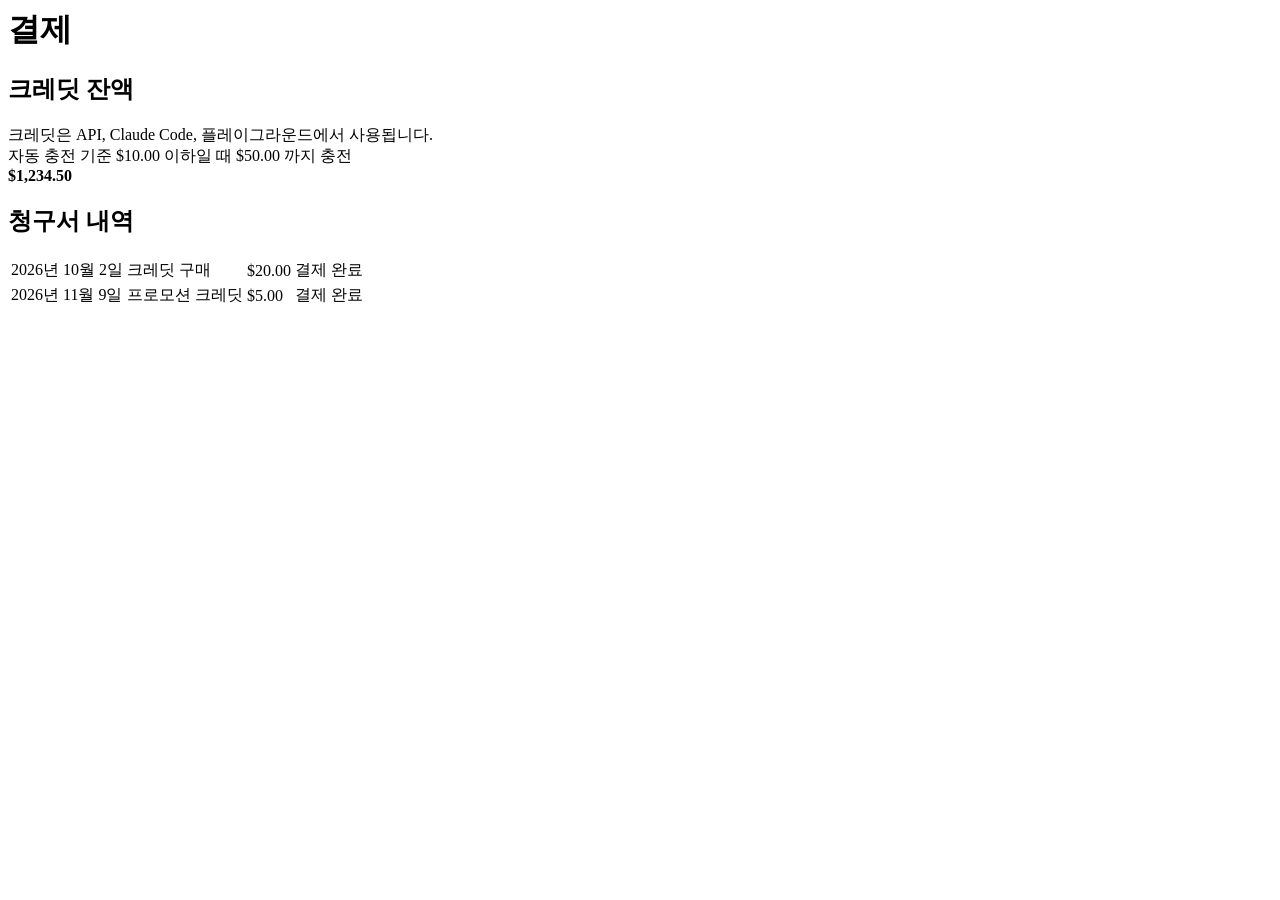
<file: tests/fixtures/billing-ko.html>
<!-- 한국어 화면 샘플 (콘솔이 한국어로 나오는 경우 대비) -->
<html><body><main><h1>결제</h1>
<section><h2>크레딧 잔액</h2><div>크레딧은 API, Claude Code, 플레이그라운드에서 사용됩니다.</div>
<div>자동 충전 기준 $10.00 이하일 때 $50.00 까지 충전</div>
<div><strong>$1,234.50</strong></div></section>
<section><h2>청구서 내역</h2><table>
<tr><td>2026년 10월 2일</td><td>크레딧 구매</td><td>$20.00</td><td>결제 완료</td></tr>
<tr><td>2026년 11월 9일</td><td>프로모션 크레딧</td><td>$5.00</td><td>결제 완료</td></tr>
</table></section></main></body></html>
</file>
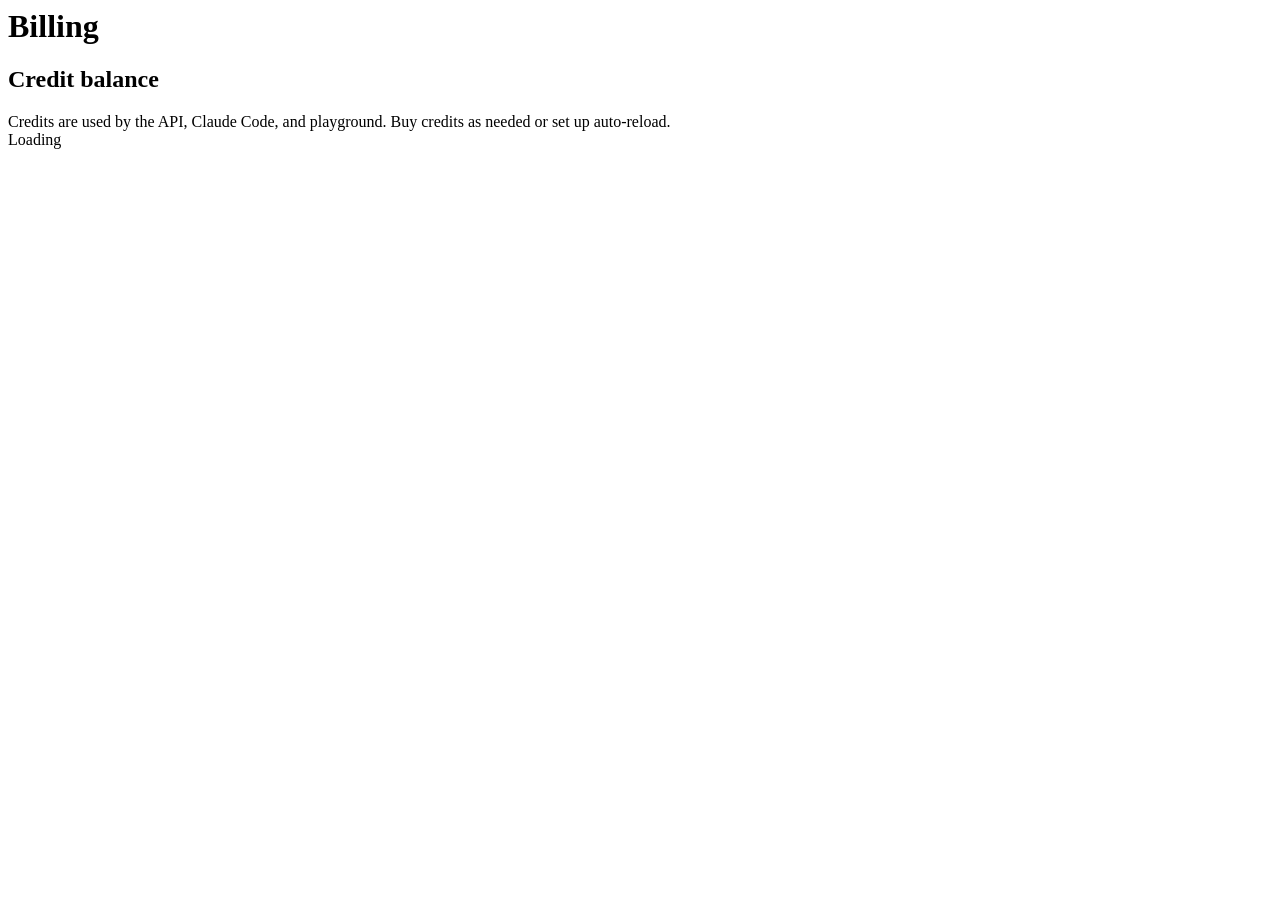
<file: tests/fixtures/billing-loading.html>
<!-- 로그인은 됐지만 잔액 카드가 아직 그려지기 전 -->
<html><body><main><h1>Billing</h1>
<section><h2>Credit balance</h2><div>Credits are used by the API, Claude Code, and playground. Buy credits as needed or set up auto-reload.</div>
<div>Loading</div></section></main></body></html>
</file>
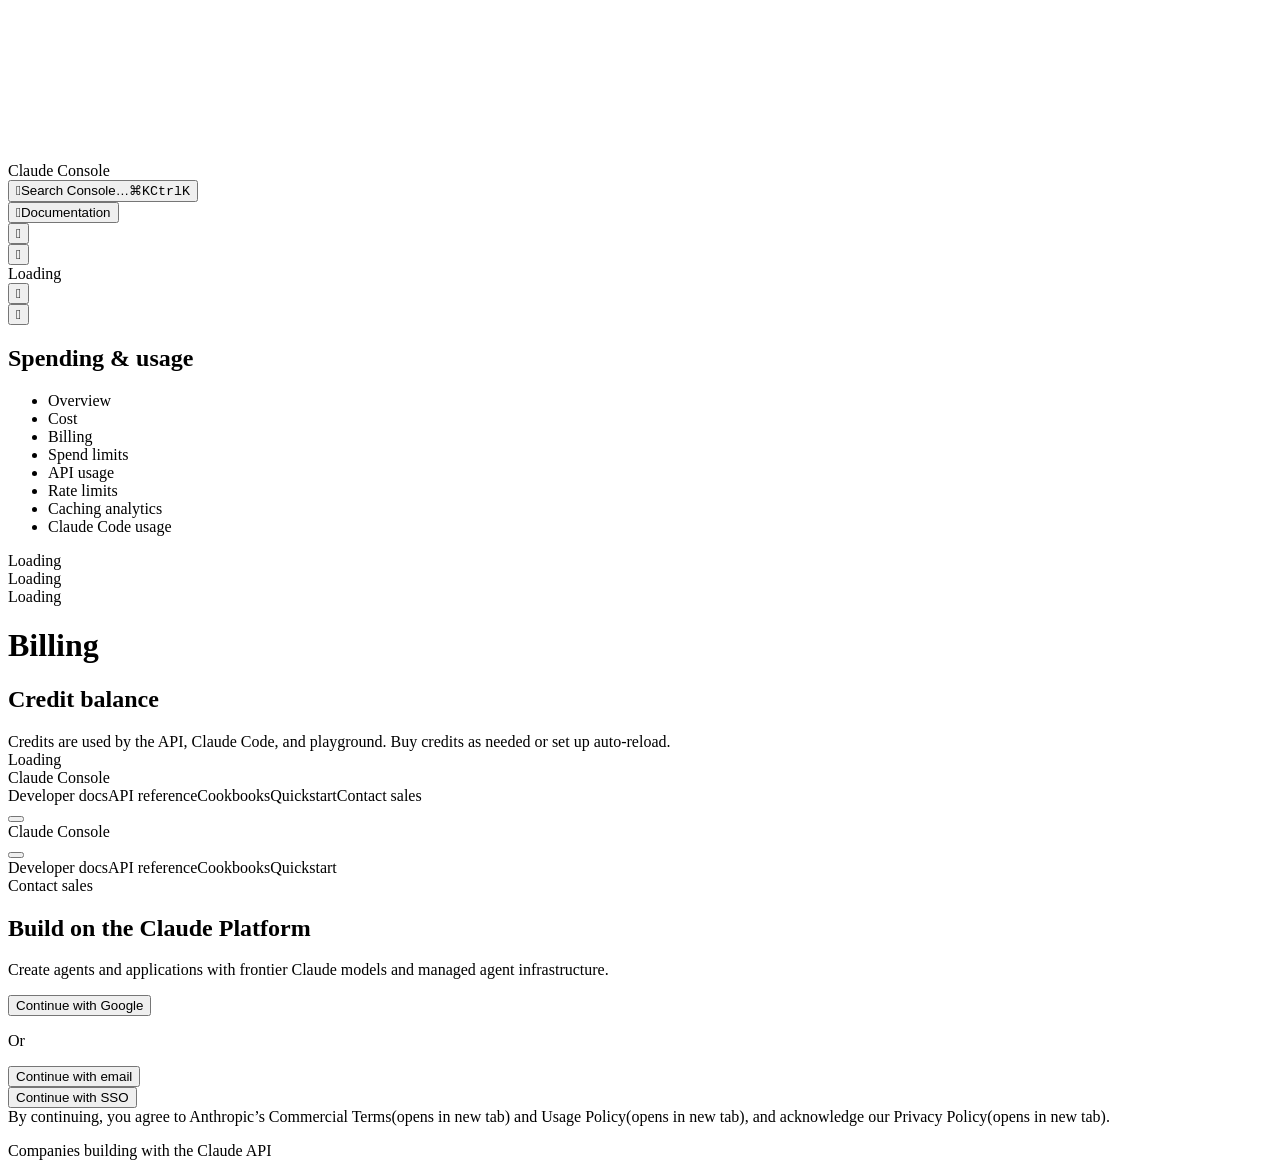
<file: tests/fixtures/billing-login-real.html>
<!-- 실제 화면 샘플 : 2026-11-19 로그인하지 않은 상태로 https://platform.claude.com/settings/billing 을 받아 스크립트·스타일·속성을 지운 것 -->
<!DOCTYPE html><html><head><title>Billing | Claude Platform</title></head><body><div></div><canvas></canvas><div><template></template><template></template><template></template><template></template><template></template><template></template><div><template></template><div><div><div><div><div><span>Claude Console</span></div></div></div></div><div><div><button><span></span><span>Search Console…</span><span><span><kbd>⌘</kbd><kbd>K</kbd></span><span><kbd>Ctrl</kbd><kbd>K</kbd></span></span></button></div><div><button><span><span></span></span><span><span></span>Documentation</span></button><div><button><span><span></span></span><span><span></span></span></button></div><button><span><span></span></span><span><span></span></span></button><div><span>Loading</span></div><div><button><span><span></span></span><span><span></span></span></button></div></div></div></div><div><div><div><section><div><button><span><span></span></span><span><span></span></span></button><h2>Spending &amp; usage</h2></div><div><ul><li><div><span>Overview</span></div></li><li><div><span>Cost</span></div></li><li><div><span>Billing</span></div></li><li><div><span>Spend limits</span></div></li><li><div><span>API usage</span></div></li><li><div><span>Rate limits</span></div></li><li><div><span>Caching analytics</span></div></li><li><div><span>Claude Code usage</span></div></li></ul></div></section></div><div><div><div><span>Loading</span></div><div><div><span>Loading</span></div><div><span>Loading</span></div></div></div></div></div></div><div><div><div><div><template></template><div><template></template><div><div><span></span></div></div></div></div></div></div></div></div><div></div></div><div><template></template><span></span><template></template><div><div><div><div><h1>Billing</h1><div></div></div><section><div><h2><span>Credit balance</span></h2><div></div><div>Credits are used by the API, Claude Code, and playground. Buy credits as needed or set up auto-reload.</div></div><div><span></span><div><div><div><span>Loading</span></div><div><div></div></div></div></div></div></section></div></div></div><template></template></div><div><span></span><template></template></div><div><span></span><template></template></div><div><div></div></div><div><div></div></div><div></div><div><div><div><div><div><nav><div><a><div><span>Claude Console</span></div></a><div><div><a><span><span></span></span><span>Developer docs</span></a><a><span><span></span></span><span>API reference</span></a><a><span><span></span></span><span>Cookbooks</span></a><a><span><span></span></span><span>Quickstart</span></a><a><span><span></span></span><span>Contact sales</span></a></div><div><button><span></span><span></span><span></span></button></div></div></div></nav><div></div><div><div><div><div><span>Claude Console</span></div></div><button><span></span><span></span><span></span></button></div><div><nav><a><span><span></span></span><span>Developer docs</span></a><a><span><span></span></span><span>API reference</span></a><a><span><span></span></span><span>Cookbooks</span></a><a><span><span></span></span><span>Quickstart</span></a></nav><a><span><span></span></span><span>Contact sales</span></a></div></div><div></div></div><main><div><section><div></div><div><template></template><div><div><div><h1>Build on the Claude Platform</h1><p>Create agents and applications with frontier Claude models and managed agent infrastructure.</p></div></div><section><button><span><span></span></span><span><span></span><span>Continue with Google</span></span></button><p></p><p>Or</p><div><form><div></div><div><span><button><span><span></span></span><span>Continue with email</span></button><span></span></span><div><button><span><span></span></span><span>Continue with SSO</span></button></div></div></form></div><div>By continuing, you agree to Anthropic’s <a>Commercial Terms<span>(opens in new tab)</span></a> and <a>Usage Policy<span>(opens in new tab)</span></a>, and acknowledge our <a>Privacy Policy<span>(opens in new tab)</span></a>.</div></section></div></div></section><div><div><p>Companies building with the Claude API</p><div><span><span></span></span><span><span></span></span><span><span></span></span><span><span></span></span><span><span></span></span><span><span></span></span></div>
</body></html>
</file>
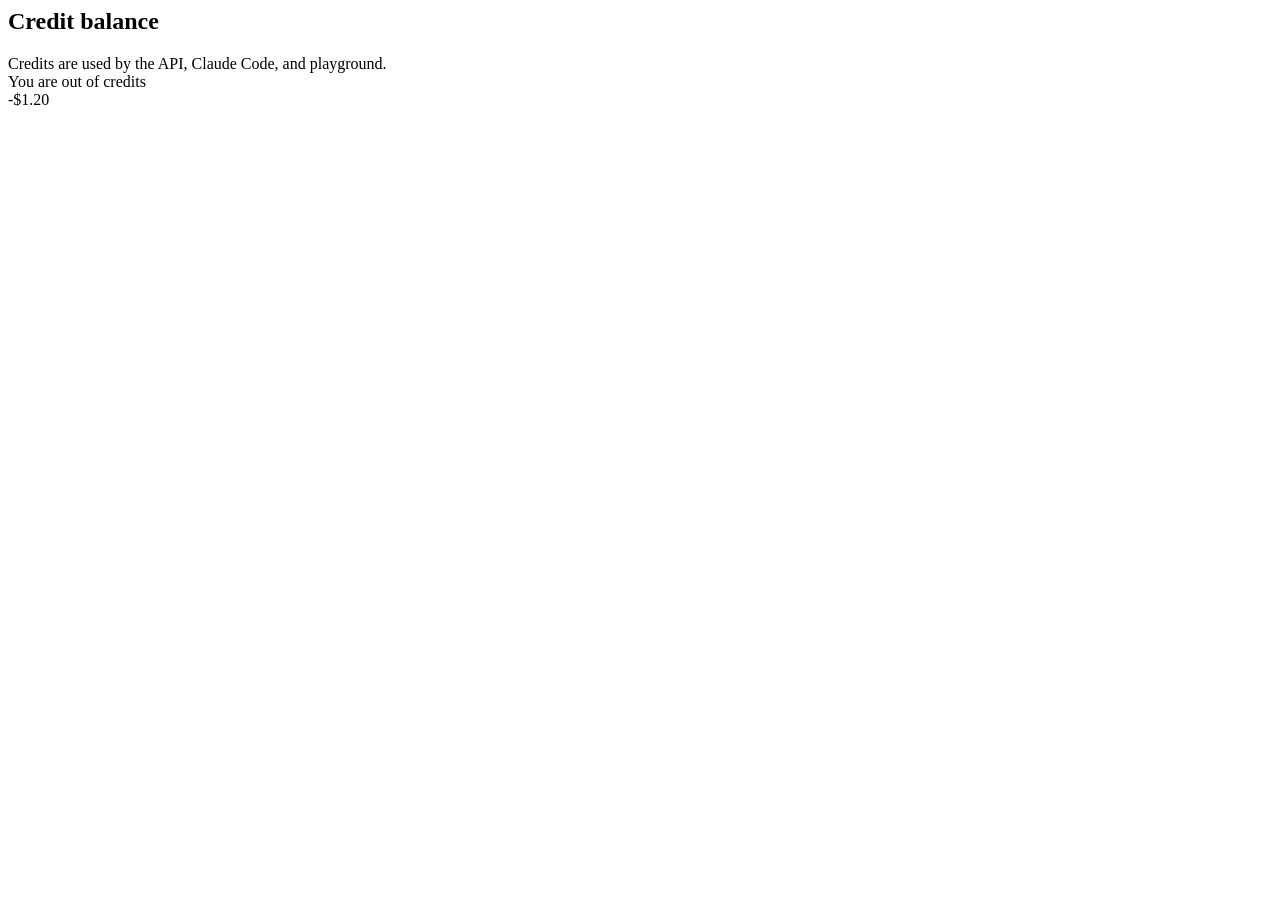
<file: tests/fixtures/billing-negative.html>
<!-- 잔액이 음수(초과 사용)로 표시되는 경우 -->
<html><body><main><section><h2>Credit balance</h2>
<div>Credits are used by the API, Claude Code, and playground.</div>
<div>You are out of credits</div>
<div>-$1.20</div></section></main></body></html>
</file>
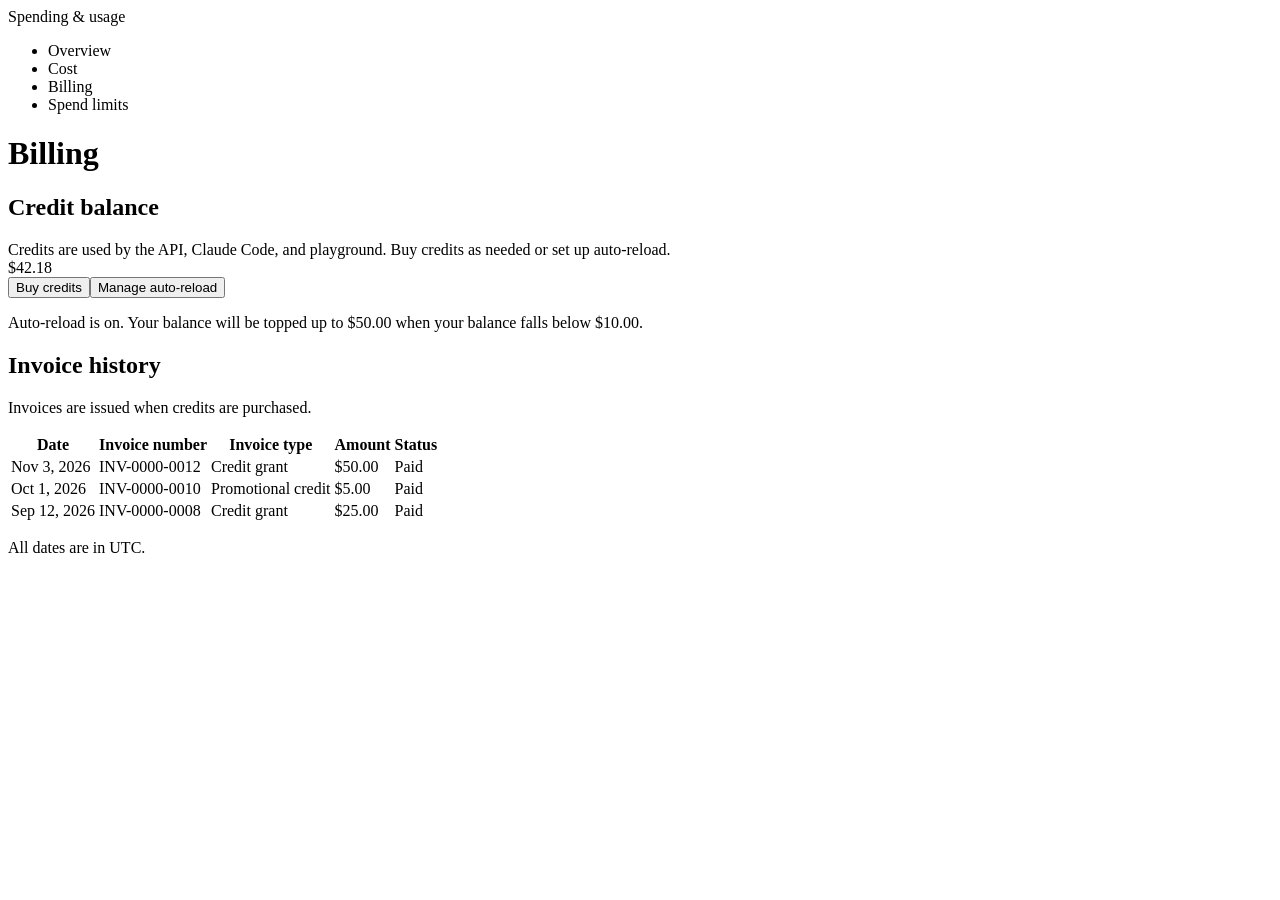
<file: tests/fixtures/billing-ok.html>
<!-- 로그인된 결제 페이지 모형 : 실제 화면(2026-11)의 제목·문구 구조를 따라 만든 샘플. 금액·번호는 가짜. -->
<html><body>
<nav><div>Spending &amp; usage</div><ul><li>Overview</li><li>Cost</li><li>Billing</li><li>Spend limits</li></ul></nav>
<main>
<div><h1>Billing</h1></div>
<section>
  <div><h2><span>Credit balance</span></h2><div></div>
  <div>Credits are used by the API, Claude Code, and playground. Buy credits as needed or set up auto-reload.</div></div>
  <div data-cds="Card">
    <div><span>$</span><span>42</span><span>.18</span></div>
    <div><button>Buy credits</button><button>Manage auto-reload</button></div>
    <p>Auto-reload is on. Your balance will be topped up to $50.00 when your balance falls below $10.00.</p>
  </div>
</section>
<section>
  <h2>Invoice history</h2>
  <p>Invoices are issued when credits are purchased.</p>
  <table>
    <thead><tr><th>Date</th><th>Invoice number</th><th>Invoice type</th><th>Amount</th><th>Status</th></tr></thead>
    <tbody>
      <tr><td>Nov 3, 2026</td><td>INV-0000-0012</td><td>Credit grant</td><td>$50.00</td><td>Paid</td></tr>
      <tr><td>Oct 1, 2026</td><td>INV-0000-0010</td><td>Promotional credit</td><td>$5.00</td><td>Paid</td></tr>
      <tr><td>Sep 12, 2026</td><td>INV-0000-0008</td><td>Credit grant</td><td>$25.00</td><td>Paid</td></tr>
    </tbody>
  </table>
  <p>All dates are in UTC.</p>
</section>
</main>
</body></html>
</file>
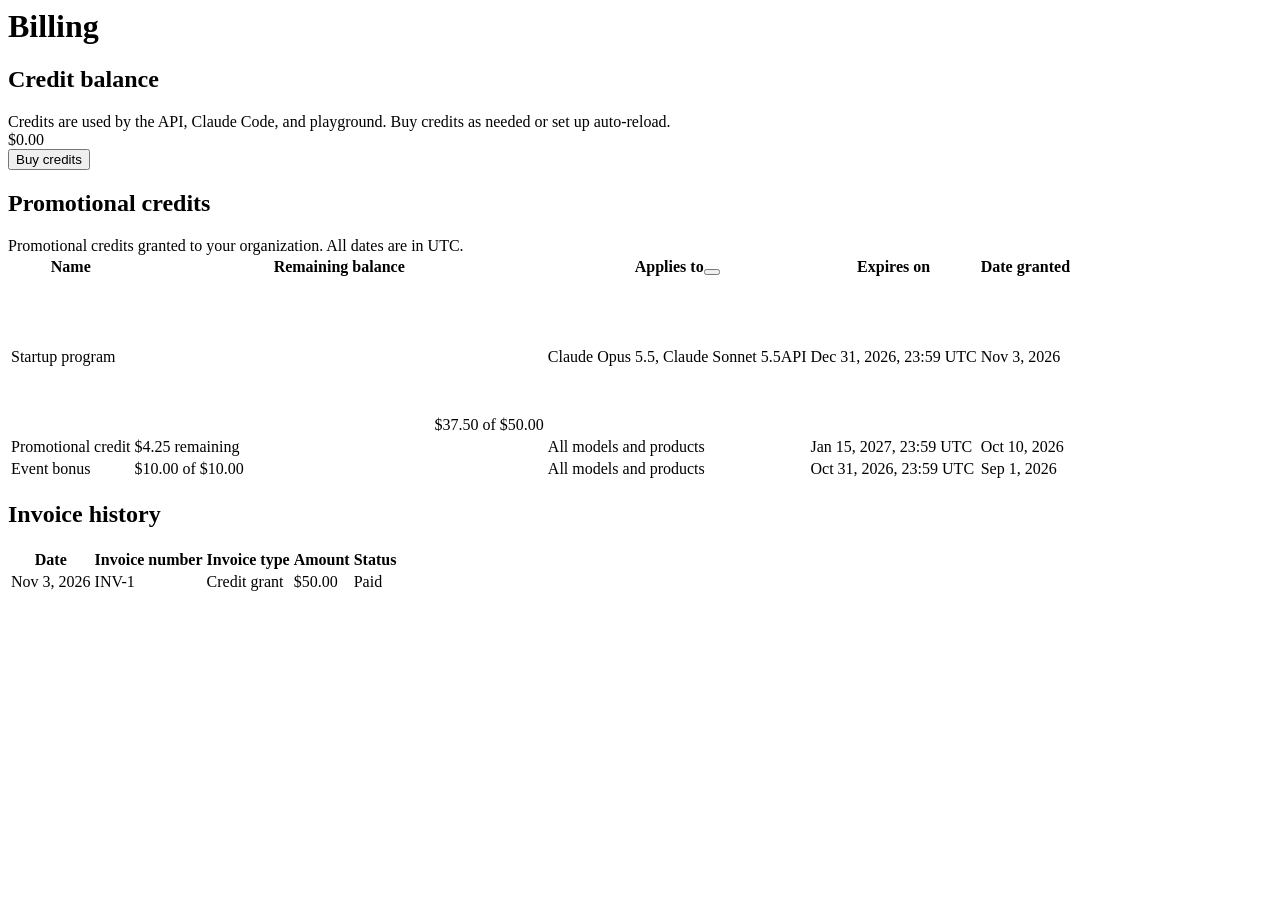
<file: tests/fixtures/billing-promo.html>
<!-- 프로모션 크레딧이 있는 결제 페이지 모형 : 실제 화면(2026-11)의 구역 제목 · 표 칸 · 문구 구조를 따라 만든 샘플. 금액은 가짜. -->
<html><body><main>
<div><h1>Billing</h1></div>
<section>
  <div><h2><span>Credit balance</span></h2>
  <div>Credits are used by the API, Claude Code, and playground. Buy credits as needed or set up auto-reload.</div></div>
  <div data-cds="Card"><div><span>$</span><span>0</span><span>.00</span></div><div><button>Buy credits</button></div></div>
</section>
<section>
  <h2>Promotional credits</h2>
  <div>Promotional credits granted to your organization. All dates are in UTC.</div>
  <table aria-label="Promotional credits">
    <thead><tr><th>Name</th><th>Remaining balance</th><th><span>Applies to<button aria-label="info"></button></span></th><th>Expires on</th><th>Date granted</th></tr></thead>
    <tbody>
      <tr><td>Startup program</td><td><div><svg></svg><span>$37.50 <span>of $50.00</span></span></div></td><td><div><span>Claude Opus 5.5, Claude Sonnet 5.5</span><span>API</span></div></td><td>Dec 31, 2026, 23:59 UTC</td><td>Nov 3, 2026</td></tr>
      <tr><td>Promotional credit</td><td><span>$4.25 remaining</span></td><td>All models and products</td><td>Jan 15, 2027, 23:59 UTC</td><td>Oct 10, 2026</td></tr>
      <tr><td>Event bonus</td><td><span>$10.00 <span>of $10.00</span></span></td><td>All models and products</td><td>Oct 31, 2026, 23:59 UTC</td><td>Sep 1, 2026</td></tr>
    </tbody>
  </table>
</section>
<section><h2>Invoice history</h2><table><thead><tr><th>Date</th><th>Invoice number</th><th>Invoice type</th><th>Amount</th><th>Status</th></tr></thead>
<tbody><tr><td>Nov 3, 2026</td><td>INV-1</td><td>Credit grant</td><td>$50.00</td><td>Paid</td></tr></tbody></table></section>
</main></body></html>
</file>
<file: extension/common.css>
/* Claude 잔액 키트 — 공통 색 · 글꼴 (차분한 색, 가독성 우선) */
:root {
  --bg: #fbfaf7;
  --surface: #ffffff;
  --text: #1f2933;
  --muted: #6b7682;
  --faint: #9aa3ad;
  --line: #e6e3dc;
  --accent: #2f5d62;
  --accent-soft: #e7efee;
  --error: #a3352b;
  --error-soft: #f8ebe8;
  --warn: #7a5300;
  --warn-soft: #fbf3e2;
  --ok: #2e6b3f;
  --radius: 8px;
  color-scheme: light;
}

@media (prefers-color-scheme: dark) {
  :root {
    --bg: #1b1f23;
    --surface: #23292e;
    --text: #e8eaed;
    --muted: #a7b0b9;
    --faint: #7c8791;
    --line: #343b42;
    --accent: #8cc2c7;
    --accent-soft: #2a3a3c;
    --error: #f0a59b;
    --error-soft: #3b2725;
    --warn: #e8c37a;
    --warn-soft: #3a3222;
    --ok: #9fd3ab;
    color-scheme: dark;
  }
}

* {
  box-sizing: border-box;
}

html,
body {
  margin: 0;
  background: var(--bg);
  color: var(--text);
  font-family: -apple-system, BlinkMacSystemFont, "Apple SD Gothic Neo", "Malgun Gothic", "Noto Sans KR", system-ui, sans-serif;
  font-size: 13px;
  line-height: 1.5;
  -webkit-font-smoothing: antialiased;
}

a {
  color: var(--accent);
}

button {
  font: inherit;
  cursor: pointer;
  border-radius: 6px;
  padding: 6px 12px;
  border: 1px solid var(--line);
  background: var(--surface);
  color: var(--text);
}

button:hover {
  border-color: var(--faint);
}

button:disabled {
  opacity: 0.55;
  cursor: default;
}

button.primary {
  background: var(--accent);
  border-color: var(--accent);
  color: #fff;
}

@media (prefers-color-scheme: dark) {
  button.primary {
    color: #10201f;
  }
}

button:focus-visible,
input:focus-visible,
select:focus-visible,
a:focus-visible {
  outline: 2px solid var(--accent);
  outline-offset: 2px;
}

.note {
  color: var(--muted);
  font-size: 12px;
}

.msg-error {
  color: var(--error);
  background: var(--error-soft);
  border-radius: 6px;
  padding: 6px 8px;
}

.msg-warn {
  color: var(--warn);
  background: var(--warn-soft);
  border-radius: 6px;
  padding: 6px 8px;
}

.msg-ok {
  color: var(--ok);
}

.hidden {
  display: none !important;
}
</file>
<file: extension/options.css>
main {
  max-width: 640px;
  margin: 0 auto;
  padding: 28px 20px 40px;
  font-size: 14px;
}

h1 {
  font-size: 20px;
  font-weight: 600;
  margin: 0 0 4px;
}

h2 {
  font-size: 15px;
  font-weight: 600;
  margin: 0 0 8px;
}

.card {
  background: var(--surface);
  border: 1px solid var(--line);
  border-radius: var(--radius);
  padding: 16px 18px;
  margin-top: 16px;
}

.card p {
  margin: 0 0 10px;
}

.card.welcome {
  border-color: var(--accent);
  background: var(--accent-soft);
}

label {
  display: block;
  margin: 12px 0 4px;
  font-weight: 500;
}

label.check {
  display: flex;
  align-items: center;
  gap: 8px;
  font-weight: 400;
  margin-top: 4px;
}

.row {
  display: flex;
  align-items: center;
  gap: 8px;
  margin-top: 8px;
  flex-wrap: wrap;
}

input[type="password"],
input[type="text"],
input[type="number"],
input[type="date"],
select {
  font: inherit;
  padding: 6px 8px;
  border: 1px solid var(--line);
  border-radius: 6px;
  background: var(--bg);
  color: var(--text);
}

#admin-key {
  flex: 1;
  min-width: 0;
  font-family: ui-monospace, Menlo, Consolas, monospace;
  font-size: 13px;
}

input.short {
  width: 90px;
}

.prefix {
  color: var(--muted);
}

.warn-box {
  margin: 4px 0 6px;
  font-size: 13px;
}

#key-saved {
  margin-top: 8px;
}

.result {
  margin-top: 10px;
}

.result:empty {
  display: none;
}

details {
  margin-top: 14px;
}

summary {
  cursor: pointer;
  color: var(--accent);
}

details ol {
  padding-left: 20px;
  margin: 8px 0;
}

.save-row {
  margin-top: 20px;
}

.footer {
  margin-top: 24px;
}
</file>
<file: extension/popup.css>
body {
  width: 340px;
}

header {
  display: flex;
  align-items: center;
  justify-content: space-between;
  padding: 10px 14px 0;
}

header h1 {
  margin: 0;
  font-size: 13px;
  font-weight: 600;
  color: var(--muted);
  letter-spacing: 0.01em;
}

.icon-btn {
  border: none;
  background: transparent;
  color: var(--muted);
  padding: 4px 6px;
  font-size: 12px;
}

.icon-btn:hover {
  color: var(--text);
}

section {
  padding: 10px 14px;
}

section + section {
  border-top: 1px solid var(--line);
}

.balance {
  font-size: 28px;
  font-weight: 600;
  letter-spacing: -0.01em;
  font-variant-numeric: tabular-nums;
  line-height: 1.2;
  margin: 2px 0 2px;
  transition: color 0.2s;
}

.balance.stale {
  color: var(--faint);
}

.balance-label {
  font-size: 12px;
  color: var(--muted);
  margin-top: 2px;
}

.sub {
  font-size: 13px;
  color: var(--text);
  font-variant-numeric: tabular-nums;
}

.promo-note {
  font-size: 12px;
  color: var(--warn);
  margin: 2px 0 2px;
}

.when {
  color: var(--muted);
  font-size: 12px;
}

.status {
  margin-top: 8px;
  font-size: 12px;
}

.status .spinner {
  display: inline-block;
  width: 10px;
  height: 10px;
  margin-right: 6px;
  border: 2px solid var(--line);
  border-top-color: var(--accent);
  border-radius: 50%;
  vertical-align: -1px;
  animation: spin 0.9s linear infinite;
}

@keyframes spin {
  to {
    transform: rotate(360deg);
  }
}

.label {
  font-size: 12px;
  color: var(--muted);
  margin-bottom: 4px;
}

.rows {
  display: grid;
  grid-template-columns: 1fr auto;
  row-gap: 2px;
  font-variant-numeric: tabular-nums;
}

.rows .k {
  color: var(--text);
}

.rows .v {
  text-align: right;
  font-weight: 500;
}

.rows.loading .v {
  color: var(--faint);
}

.recharge {
  display: flex;
  justify-content: space-between;
  gap: 8px;
}

.recharge .src {
  color: var(--muted);
  font-size: 12px;
}

.actions {
  display: flex;
  gap: 8px;
}

.actions button {
  flex: 1;
}

.banner {
  margin: 8px 14px 0;
}
</file>
